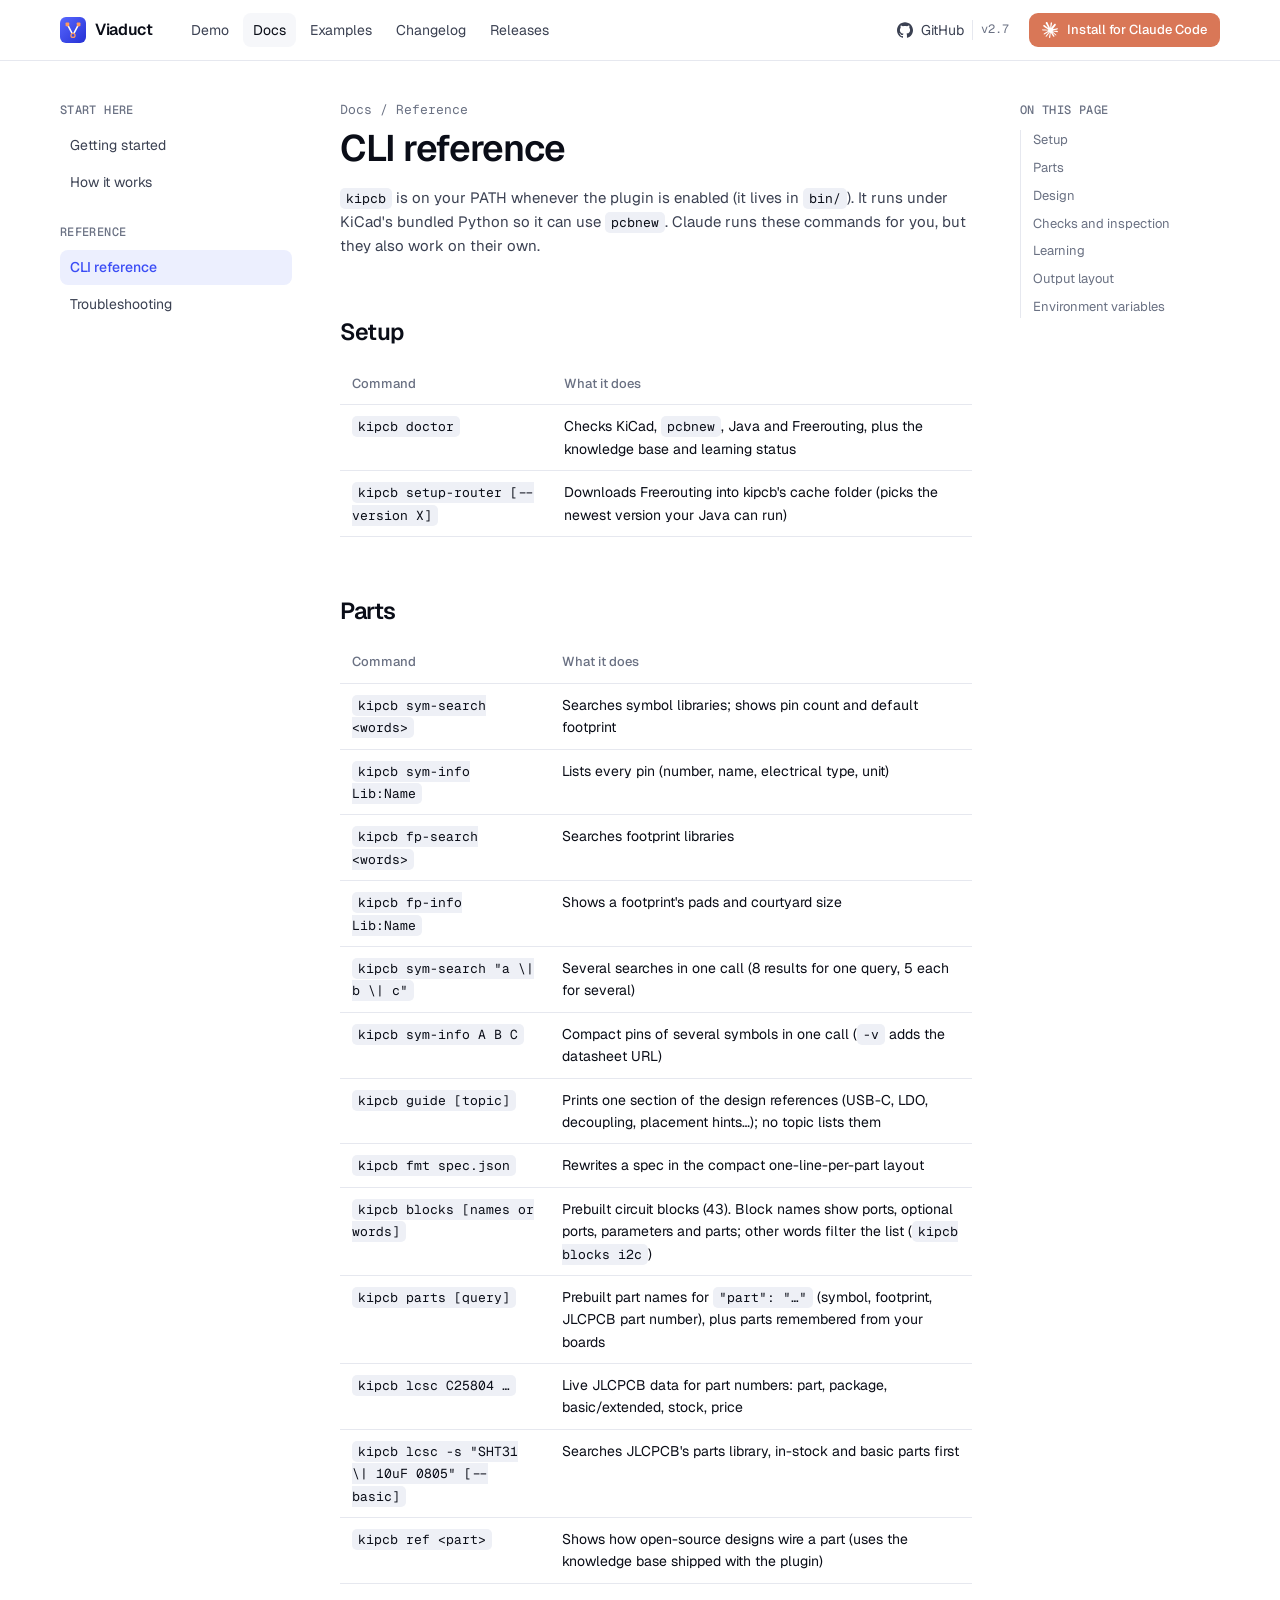
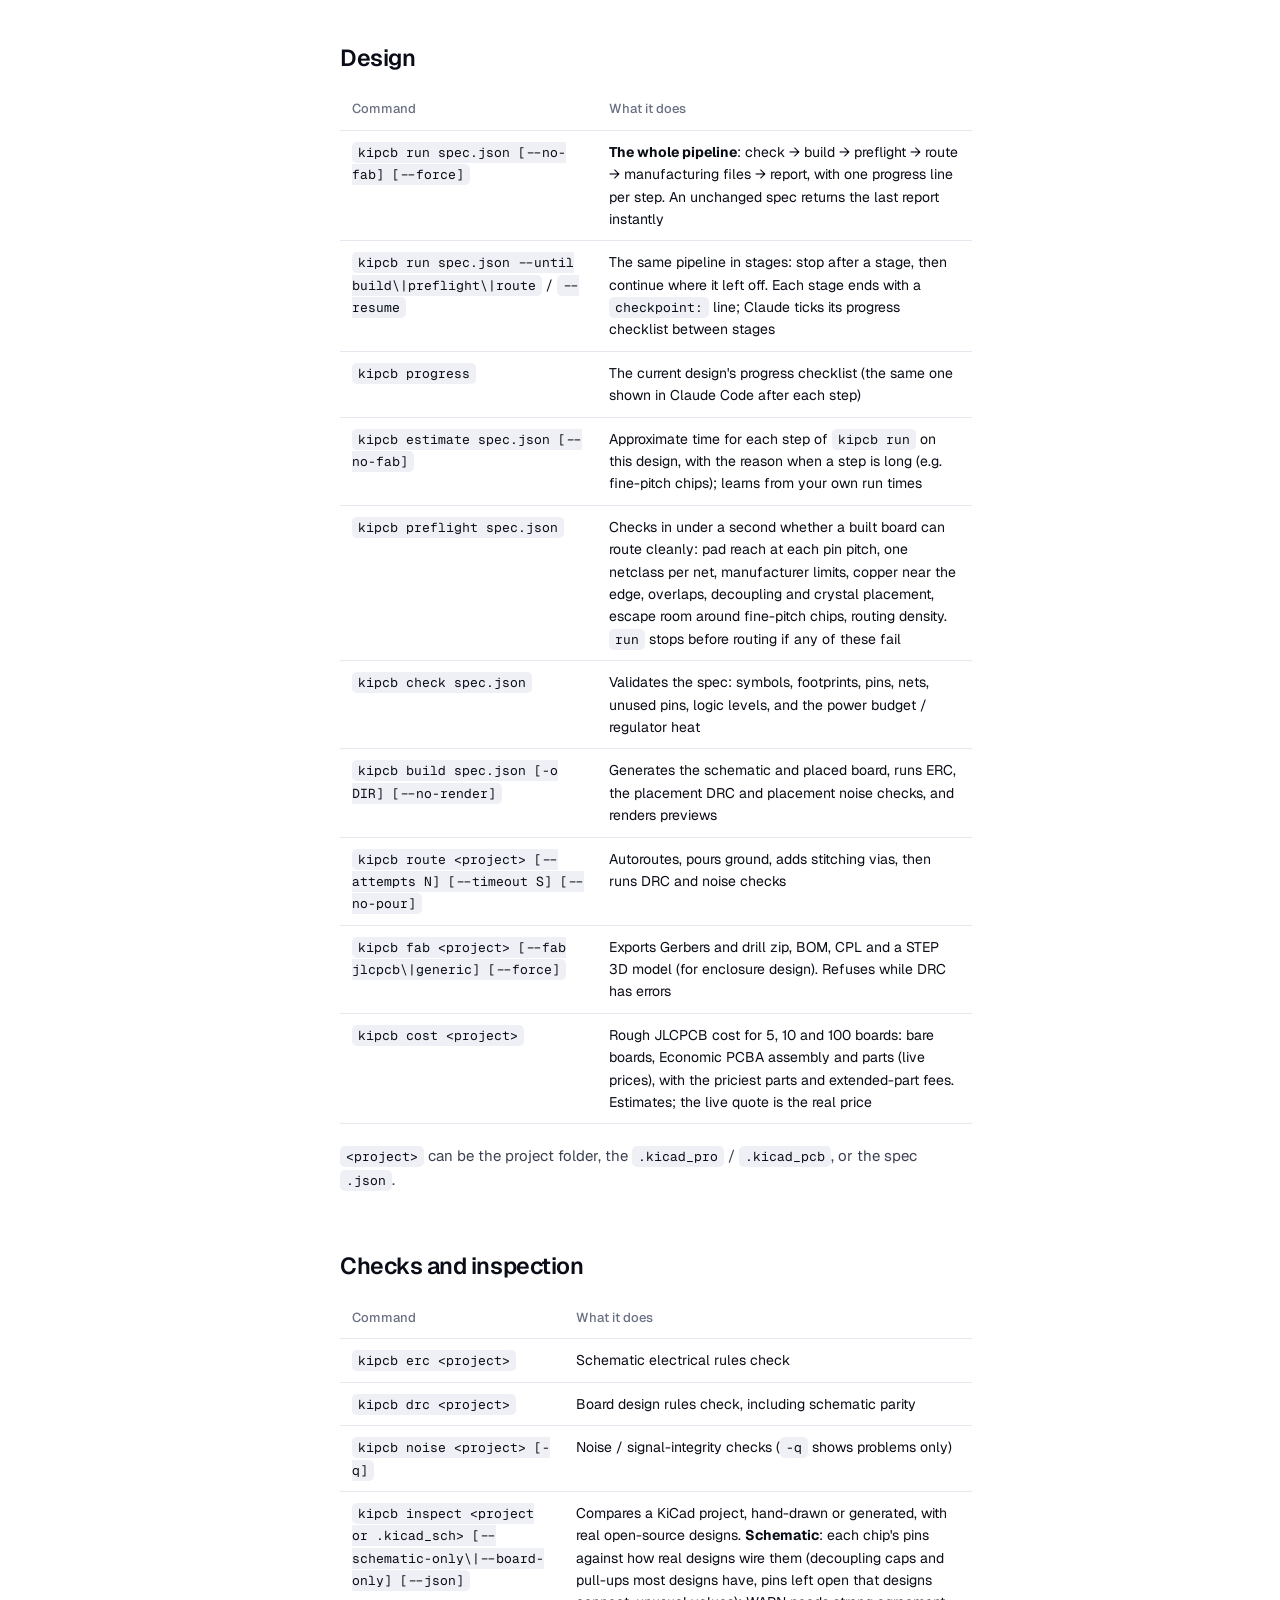
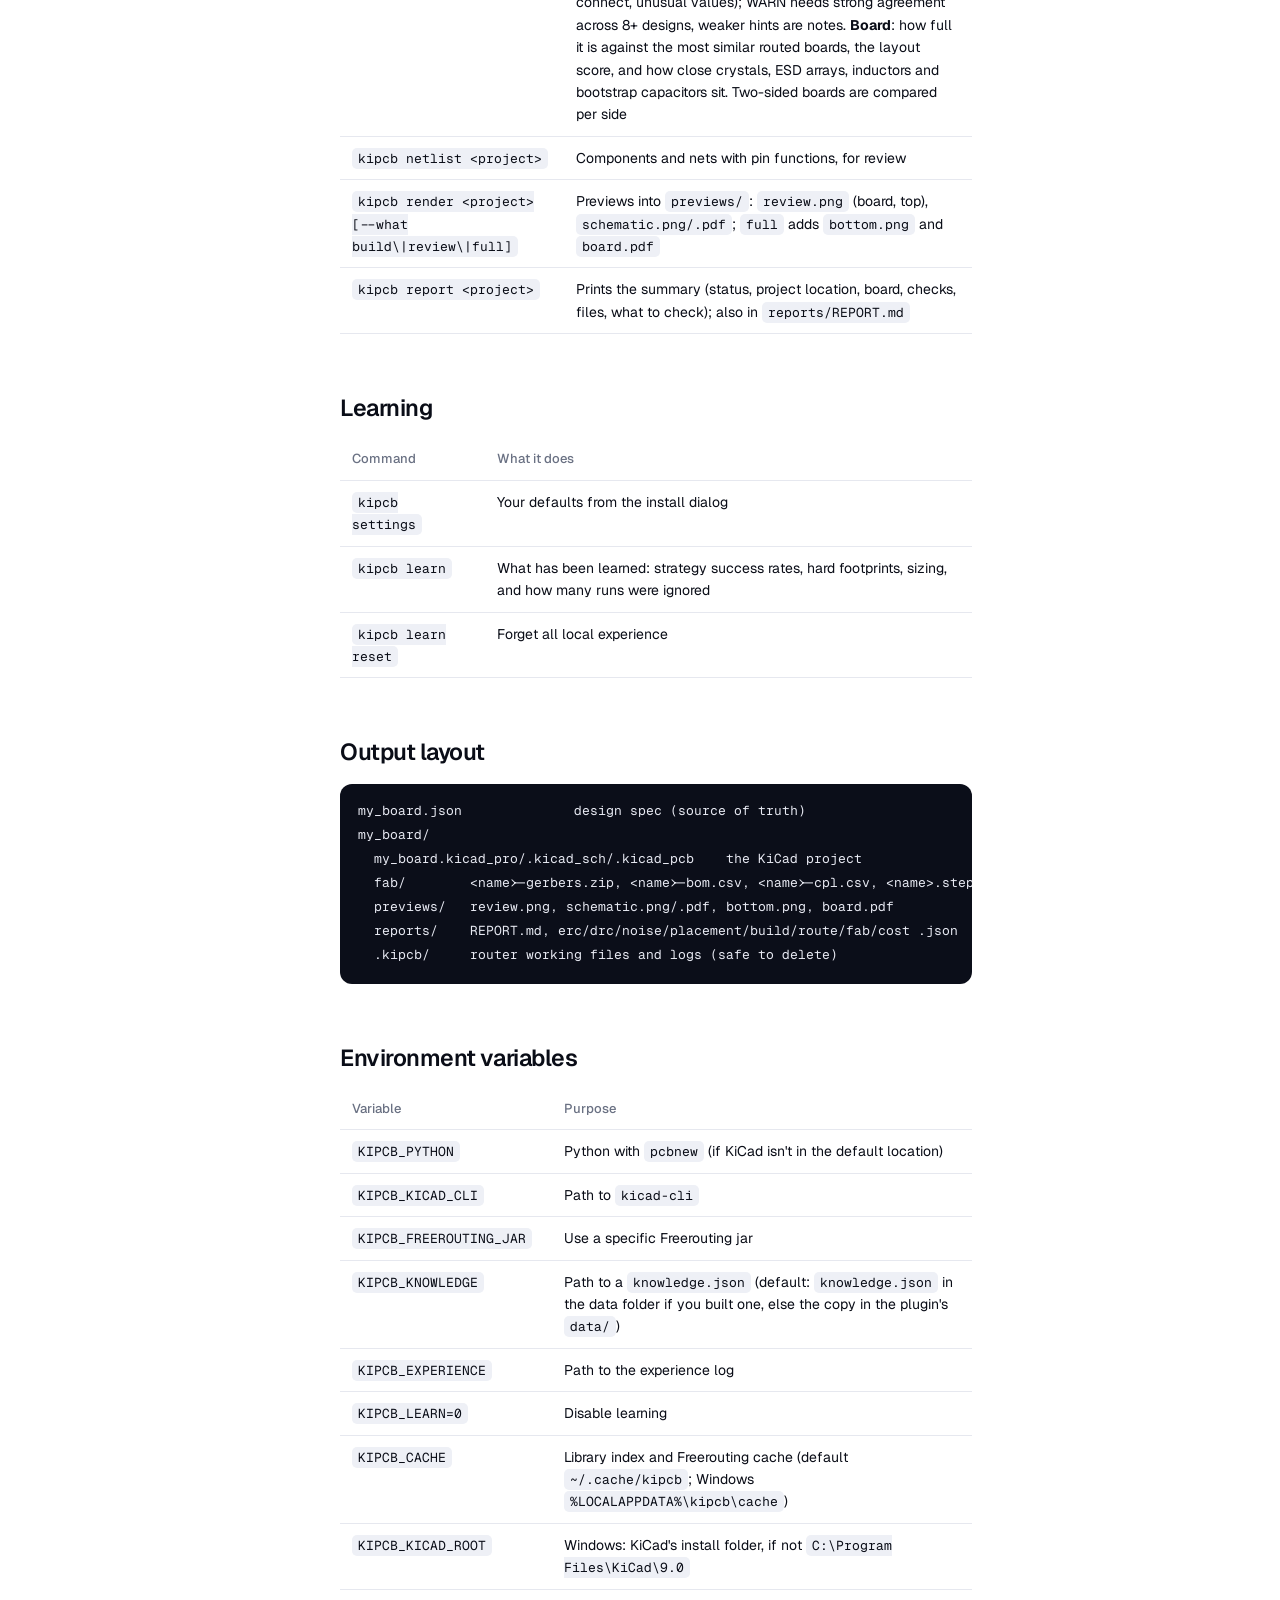
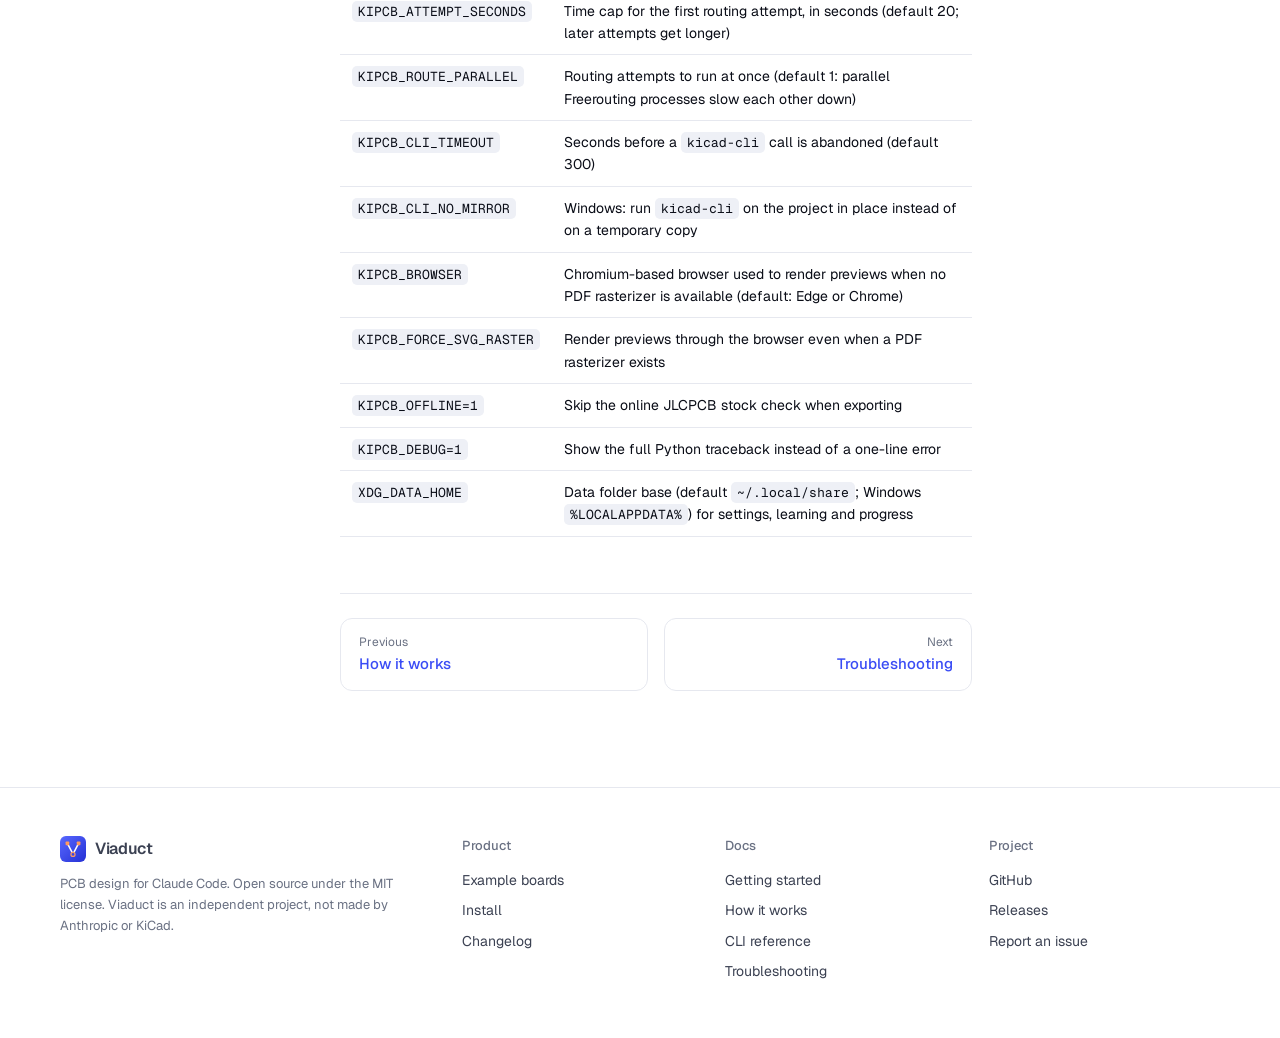
<file: docs/cli.html>
<!doctype html>
<html lang="en">
<head>
<meta charset="utf-8">
<meta name="viewport" content="width=device-width, initial-scale=1, viewport-fit=cover">
<title>CLI reference · Viaduct docs</title>
<meta name="description" content="CLI reference: Viaduct, PCB design for Claude Code.">
<meta property="og:title" content="CLI reference · Viaduct docs">
<meta property="og:description" content="CLI reference: Viaduct, PCB design for Claude Code.">
<meta property="og:image" content="https://virajrungta.github.io/viaduct/img/og.png">
<meta name="twitter:card" content="summary_large_image">
<link rel="icon" href="../favicon.svg" type="image/svg+xml">
<link rel="apple-touch-icon" href="../apple-touch-icon.png">
<link rel="preconnect" href="https://fonts.googleapis.com">
<link rel="preconnect" href="https://fonts.gstatic.com" crossorigin>
<link rel="stylesheet" href="https://fonts.googleapis.com/css2?family=Geist:wght@400;500;600&family=Geist+Mono:wght@400;500;600&display=swap">
<link rel="stylesheet" href="../site.css">
</head>
<body>
<header class="topbar gutter">
  <div class="container">
    <a class="logo" href="../index.html"><img src="../logo.svg" alt="" width="26" height="26">Viaduct</a>
    <nav class="nav" aria-label="Main"><a href="../index.html#demo">Demo</a><a href="../docs/getting-started.html" aria-current="page">Docs</a><a href="../#examples">Examples</a><a href="../#changelog">Changelog</a><a href="https://github.com/virajrungta/viaduct/releases">Releases</a></nav>
    <div class="bar-right">
      <a class="gh-link" href="https://github.com/virajrungta/viaduct"><svg class="icon" viewBox="0 0 24 24" aria-hidden="true"><path d="M12 .297c-6.63 0-12 5.373-12 12 0 5.303 3.438 9.8 8.205 11.385.6.113.82-.258.82-.577 0-.285-.01-1.04-.015-2.04-3.338.724-4.042-1.61-4.042-1.61C4.422 18.07 3.633 17.7 3.633 17.7c-1.087-.744.084-.729.084-.729 1.205.084 1.838 1.236 1.838 1.236 1.07 1.835 2.809 1.305 3.495.998.108-.776.417-1.305.76-1.605-2.665-.3-5.466-1.332-5.466-5.93 0-1.31.465-2.38 1.235-3.22-.135-.303-.54-1.523.105-3.176 0 0 1.005-.322 3.3 1.23.96-.267 1.98-.399 3-.405 1.02.006 2.04.138 3 .405 2.28-1.552 3.285-1.23 3.285-1.23.645 1.653.24 2.873.12 3.176.765.84 1.23 1.91 1.23 3.22 0 4.61-2.805 5.625-5.475 5.92.42.36.81 1.096.81 2.22 0 1.606-.015 2.896-.015 3.286 0 .315.21.69.825.57C20.565 22.092 24 17.592 24 12.297c0-6.627-5.373-12-12-12"/></svg><span class="label">GitHub</span><span class="count">v2.7</span></a>
      <a class="btn btn-claude btn-sm" href="../index.html#install"><svg class="icon" viewBox="0 0 24 24" aria-hidden="true"><path d="m4.7144 15.9555 4.7174-2.6471.079-.2307-.079-.1275h-.2307l-.7893-.0486-2.6956-.0729-2.3375-.0971-2.2646-.1214-.5707-.1215-.5343-.7042.0546-.3522.4797-.3218.686.0608 1.5179.1032 2.2767.1578 1.6514.0972 2.4468.255h.3886l.0546-.1579-.1336-.0971-.1032-.0972L6.973 9.8356l-2.55-1.6879-1.3356-.9714-.7225-.4918-.3643-.4614-.1578-1.0078.6557-.7225.8803.0607.2246.0607.8925.686 1.9064 1.4754 2.4893 1.8336.3643.3035.1457-.1032.0182-.0728-.164-.2733-1.3539-2.4467-1.445-2.4893-.6435-1.032-.17-.6194c-.0607-.255-.1032-.4674-.1032-.7285L6.287.1335 6.6997 0l.9957.1336.419.3642.6192 1.4147 1.0018 2.2282 1.5543 3.0296.4553.8985.2429.8318.091.255h.1579v-.1457l.1275-1.706.2368-2.0947.2307-2.6957.0789-.7589.3764-.9107.7468-.4918.5828.2793.4797.686-.0668.4433-.2853 1.8517-.5586 2.9021-.3643 1.9429h.2125l.2429-.2429.9835-1.3053 1.6514-2.0643.7286-.8196.85-.9046.5464-.4311h1.0321l.759 1.1293-.34 1.1657-1.0625 1.3478-.8804 1.1414-1.2628 1.7-.7893 1.36.0729.1093.1882-.0183 2.8535-.607 1.5421-.2794 1.8396-.3157.8318.3886.091.3946-.3278.8075-1.967.4857-2.3072.4614-3.4364.8136-.0425.0304.0486.0607 1.5482.1457.6618.0364h1.621l3.0175.2247.7892.522.4736.6376-.079.4857-1.2142.6193-1.6393-.3886-3.825-.9107-1.3113-.3279h-.1822v.1093l1.0929 1.0686 2.0035 1.8092 2.5075 2.3314.1275.5768-.3218.4554-.34-.0486-2.2039-1.6575-.85-.7468-1.9246-1.621h-.1275v.17l.4432.6496 2.3436 3.5214.1214 1.0807-.17.3521-.6071.2125-.6679-.1214-1.3721-1.9246L14.38 17.959l-1.1414-1.9428-.1397.079-.674 7.2552-.3156.3703-.7286.2793-.6071-.4614-.3218-.7468.3218-1.4753.3886-1.9246.3157-1.53.2853-1.9004.17-.6314-.0121-.0425-.1397.0182-1.4328 1.9672-2.1796 2.9446-1.7243 1.8456-.4128.164-.7164-.3704.0667-.6618.4008-.5889 2.386-3.0357 1.4389-1.882.929-1.0868-.0062-.1579h-.0546l-6.3385 4.1164-1.1293.1457-.4857-.4554.0608-.7467.2307-.2429 1.9064-1.3114Z"/></svg><span class="long">Install for Claude Code</span><span class="short">Install</span></a>
    </div>
  </div>
</header>
<main class="gutter"><div class="container docs"><aside class="docs-nav" aria-label="Docs"><h4>Start here</h4><ul><li><a href="getting-started.html">Getting started</a></li><li><a href="how-it-works.html">How it works</a></li></ul><h4>Reference</h4><ul><li><a href="cli.html" aria-current="page">CLI reference</a></li><li><a href="troubleshooting.html">Troubleshooting</a></li></ul></aside><article class="prose"><div class="crumb">Docs / Reference</div><h1>CLI reference</h1>
<p><code>kipcb</code> is on your PATH whenever the plugin is enabled (it lives in <code>bin/</code>).
It runs under KiCad's bundled Python so it can use <code>pcbnew</code>. Claude runs
these commands for you, but they also work on their own.</p>
<h2 id="setup">Setup</h2>
<table>
<thead>
<tr>
<th>Command</th>
<th>What it does</th>
</tr>
</thead>
<tbody>
<tr>
<td><code>kipcb doctor</code></td>
<td>Checks KiCad, <code>pcbnew</code>, Java and Freerouting, plus the knowledge base and learning status</td>
</tr>
<tr>
<td><code>kipcb setup-router [--version X]</code></td>
<td>Downloads Freerouting into kipcb's cache folder (picks the newest version your Java can run)</td>
</tr>
</tbody>
</table>
<h2 id="parts">Parts</h2>
<table>
<thead>
<tr>
<th>Command</th>
<th>What it does</th>
</tr>
</thead>
<tbody>
<tr>
<td><code>kipcb sym-search &lt;words&gt;</code></td>
<td>Searches symbol libraries; shows pin count and default footprint</td>
</tr>
<tr>
<td><code>kipcb sym-info Lib:Name</code></td>
<td>Lists every pin (number, name, electrical type, unit)</td>
</tr>
<tr>
<td><code>kipcb fp-search &lt;words&gt;</code></td>
<td>Searches footprint libraries</td>
</tr>
<tr>
<td><code>kipcb fp-info Lib:Name</code></td>
<td>Shows a footprint's pads and courtyard size</td>
</tr>
<tr>
<td><code>kipcb sym-search "a \| b \| c"</code></td>
<td>Several searches in one call (8 results for one query, 5 each for several)</td>
</tr>
<tr>
<td><code>kipcb sym-info A B C</code></td>
<td>Compact pins of several symbols in one call (<code>-v</code> adds the datasheet URL)</td>
</tr>
<tr>
<td><code>kipcb guide [topic]</code></td>
<td>Prints one section of the design references (USB-C, LDO, decoupling, placement hints…); no topic lists them</td>
</tr>
<tr>
<td><code>kipcb fmt spec.json</code></td>
<td>Rewrites a spec in the compact one-line-per-part layout</td>
</tr>
<tr>
<td><code>kipcb blocks [names or words]</code></td>
<td>Prebuilt circuit blocks (43). Block names show ports, optional ports, parameters and parts; other words filter the list (<code>kipcb blocks i2c</code>)</td>
</tr>
<tr>
<td><code>kipcb parts [query]</code></td>
<td>Prebuilt part names for <code>"part": "…"</code> (symbol, footprint, JLCPCB part number), plus parts remembered from your boards</td>
</tr>
<tr>
<td><code>kipcb lcsc C25804 …</code></td>
<td>Live JLCPCB data for part numbers: part, package, basic/extended, stock, price</td>
</tr>
<tr>
<td><code>kipcb lcsc -s "SHT31 \| 10uF 0805" [--basic]</code></td>
<td>Searches JLCPCB's parts library, in-stock and basic parts first</td>
</tr>
<tr>
<td><code>kipcb ref &lt;part&gt;</code></td>
<td>Shows how open-source designs wire a part (uses the knowledge base shipped with the plugin)</td>
</tr>
</tbody>
</table>
<h2 id="design">Design</h2>
<table>
<thead>
<tr>
<th>Command</th>
<th>What it does</th>
</tr>
</thead>
<tbody>
<tr>
<td><code>kipcb run spec.json [--no-fab] [--force]</code></td>
<td><strong>The whole pipeline</strong>: check → build → preflight → route → manufacturing files → report, with one progress line per step. An unchanged spec returns the last report instantly</td>
</tr>
<tr>
<td><code>kipcb run spec.json --until build\|preflight\|route</code> / <code>--resume</code></td>
<td>The same pipeline in stages: stop after a stage, then continue where it left off. Each stage ends with a <code>checkpoint:</code> line; Claude ticks its progress checklist between stages</td>
</tr>
<tr>
<td><code>kipcb progress</code></td>
<td>The current design's progress checklist (the same one shown in Claude Code after each step)</td>
</tr>
<tr>
<td><code>kipcb estimate spec.json [--no-fab]</code></td>
<td>Approximate time for each step of <code>kipcb run</code> on this design, with the reason when a step is long (e.g. fine-pitch chips); learns from your own run times</td>
</tr>
<tr>
<td><code>kipcb preflight spec.json</code></td>
<td>Checks in under a second whether a built board can route cleanly: pad reach at each pin pitch, one netclass per net, manufacturer limits, copper near the edge, overlaps, decoupling and crystal placement, escape room around fine-pitch chips, routing density. <code>run</code> stops before routing if any of these fail</td>
</tr>
<tr>
<td><code>kipcb check spec.json</code></td>
<td>Validates the spec: symbols, footprints, pins, nets, unused pins, logic levels, and the power budget / regulator heat</td>
</tr>
<tr>
<td><code>kipcb build spec.json [-o DIR] [--no-render]</code></td>
<td>Generates the schematic and placed board, runs ERC, the placement DRC and placement noise checks, and renders previews</td>
</tr>
<tr>
<td><code>kipcb route &lt;project&gt; [--attempts N] [--timeout S] [--no-pour]</code></td>
<td>Autoroutes, pours ground, adds stitching vias, then runs DRC and noise checks</td>
</tr>
<tr>
<td><code>kipcb fab &lt;project&gt; [--fab jlcpcb\|generic] [--force]</code></td>
<td>Exports Gerbers and drill zip, BOM, CPL and a STEP 3D model (for enclosure design). Refuses while DRC has errors</td>
</tr>
<tr>
<td><code>kipcb cost &lt;project&gt;</code></td>
<td>Rough JLCPCB cost for 5, 10 and 100 boards: bare boards, Economic PCBA assembly and parts (live prices), with the priciest parts and extended-part fees. Estimates; the live quote is the real price</td>
</tr>
</tbody>
</table>
<p><code>&lt;project&gt;</code> can be the project folder, the <code>.kicad_pro</code> / <code>.kicad_pcb</code>, or the spec <code>.json</code>.</p>
<h2 id="checks-and-inspection">Checks and inspection</h2>
<table>
<thead>
<tr>
<th>Command</th>
<th>What it does</th>
</tr>
</thead>
<tbody>
<tr>
<td><code>kipcb erc &lt;project&gt;</code></td>
<td>Schematic electrical rules check</td>
</tr>
<tr>
<td><code>kipcb drc &lt;project&gt;</code></td>
<td>Board design rules check, including schematic parity</td>
</tr>
<tr>
<td><code>kipcb noise &lt;project&gt; [-q]</code></td>
<td>Noise / signal-integrity checks (<code>-q</code> shows problems only)</td>
</tr>
<tr>
<td><code>kipcb inspect &lt;project or .kicad_sch&gt; [--schematic-only\|--board-only] [--json]</code></td>
<td>Compares a KiCad project, hand-drawn or generated, with real open-source designs. <strong>Schematic</strong>: each chip's pins against how real designs wire them (decoupling caps and pull-ups most designs have, pins left open that designs connect, unusual values); WARN needs strong agreement across 8+ designs, weaker hints are notes. <strong>Board</strong>: how full it is against the most similar routed boards, the layout score, and how close crystals, ESD arrays, inductors and bootstrap capacitors sit. Two-sided boards are compared per side</td>
</tr>
<tr>
<td><code>kipcb netlist &lt;project&gt;</code></td>
<td>Components and nets with pin functions, for review</td>
</tr>
<tr>
<td><code>kipcb render &lt;project&gt; [--what build\|review\|full]</code></td>
<td>Previews into <code>previews/</code>: <code>review.png</code> (board, top), <code>schematic.png/.pdf</code>; <code>full</code> adds <code>bottom.png</code> and <code>board.pdf</code></td>
</tr>
<tr>
<td><code>kipcb report &lt;project&gt;</code></td>
<td>Prints the summary (status, project location, board, checks, files, what to check); also in <code>reports/REPORT.md</code></td>
</tr>
</tbody>
</table>
<h2 id="learning">Learning</h2>
<table>
<thead>
<tr>
<th>Command</th>
<th>What it does</th>
</tr>
</thead>
<tbody>
<tr>
<td><code>kipcb settings</code></td>
<td>Your defaults from the install dialog</td>
</tr>
<tr>
<td><code>kipcb learn</code></td>
<td>What has been learned: strategy success rates, hard footprints, sizing, and how many runs were ignored</td>
</tr>
<tr>
<td><code>kipcb learn reset</code></td>
<td>Forget all local experience</td>
</tr>
</tbody>
</table>
<h2 id="output-layout">Output layout</h2>
<pre><code>my_board.json              design spec (source of truth)
my_board/
  my_board.kicad_pro/.kicad_sch/.kicad_pcb    the KiCad project
  fab/        &lt;name&gt;-gerbers.zip, &lt;name&gt;-bom.csv, &lt;name&gt;-cpl.csv, &lt;name&gt;.step, gerbers/
  previews/   review.png, schematic.png/.pdf, bottom.png, board.pdf
  reports/    REPORT.md, erc/drc/noise/placement/build/route/fab/cost .json
  .kipcb/     router working files and logs (safe to delete)
</code></pre>
<h2 id="environment-variables">Environment variables</h2>
<table>
<thead>
<tr>
<th>Variable</th>
<th>Purpose</th>
</tr>
</thead>
<tbody>
<tr>
<td><code>KIPCB_PYTHON</code></td>
<td>Python with <code>pcbnew</code> (if KiCad isn't in the default location)</td>
</tr>
<tr>
<td><code>KIPCB_KICAD_CLI</code></td>
<td>Path to <code>kicad-cli</code></td>
</tr>
<tr>
<td><code>KIPCB_FREEROUTING_JAR</code></td>
<td>Use a specific Freerouting jar</td>
</tr>
<tr>
<td><code>KIPCB_KNOWLEDGE</code></td>
<td>Path to a <code>knowledge.json</code> (default: <code>knowledge.json</code> in the data folder if you built one, else the copy in the plugin's <code>data/</code>)</td>
</tr>
<tr>
<td><code>KIPCB_EXPERIENCE</code></td>
<td>Path to the experience log</td>
</tr>
<tr>
<td><code>KIPCB_LEARN=0</code></td>
<td>Disable learning</td>
</tr>
<tr>
<td><code>KIPCB_CACHE</code></td>
<td>Library index and Freerouting cache (default <code>~/.cache/kipcb</code>; Windows <code>%LOCALAPPDATA%\kipcb\cache</code>)</td>
</tr>
<tr>
<td><code>KIPCB_KICAD_ROOT</code></td>
<td>Windows: KiCad's install folder, if not <code>C:\Program Files\KiCad\9.0</code></td>
</tr>
<tr>
<td><code>KIPCB_ATTEMPT_SECONDS</code></td>
<td>Time cap for the first routing attempt, in seconds (default 20; later attempts get longer)</td>
</tr>
<tr>
<td><code>KIPCB_ROUTE_PARALLEL</code></td>
<td>Routing attempts to run at once (default 1: parallel Freerouting processes slow each other down)</td>
</tr>
<tr>
<td><code>KIPCB_CLI_TIMEOUT</code></td>
<td>Seconds before a <code>kicad-cli</code> call is abandoned (default 300)</td>
</tr>
<tr>
<td><code>KIPCB_CLI_NO_MIRROR</code></td>
<td>Windows: run <code>kicad-cli</code> on the project in place instead of on a temporary copy</td>
</tr>
<tr>
<td><code>KIPCB_BROWSER</code></td>
<td>Chromium-based browser used to render previews when no PDF rasterizer is available (default: Edge or Chrome)</td>
</tr>
<tr>
<td><code>KIPCB_FORCE_SVG_RASTER</code></td>
<td>Render previews through the browser even when a PDF rasterizer exists</td>
</tr>
<tr>
<td><code>KIPCB_OFFLINE=1</code></td>
<td>Skip the online JLCPCB stock check when exporting</td>
</tr>
<tr>
<td><code>KIPCB_DEBUG=1</code></td>
<td>Show the full Python traceback instead of a one-line error</td>
</tr>
<tr>
<td><code>XDG_DATA_HOME</code></td>
<td>Data folder base (default <code>~/.local/share</code>; Windows <code>%LOCALAPPDATA%</code>) for settings, learning and progress</td>
</tr>
</tbody>
</table><nav class="pager" aria-label="Pages"><a href="how-it-works.html"><small>Previous</small><span>How it works</span></a><a class="next" href="troubleshooting.html"><small>Next</small><span>Troubleshooting</span></a></nav></article><aside class="toc"><h4>On this page</h4><ul><li><a href="#setup">Setup</a></li><li><a href="#parts">Parts</a></li><li><a href="#design">Design</a></li><li><a href="#checks-and-inspection">Checks and inspection</a></li><li><a href="#learning">Learning</a></li><li><a href="#output-layout">Output layout</a></li><li><a href="#environment-variables">Environment variables</a></li></ul></aside></div></main><footer class="footer gutter">
  <div class="container">
    <div>
      <a class="logo" href="../index.html"><img src="../logo.svg" alt="" width="26" height="26">Viaduct</a>
      <p class="fine">PCB design for Claude Code. Open source under the MIT license. Viaduct is an independent project, not made by Anthropic or KiCad.</p>
    </div>
    <div><h4>Product</h4><ul>
      <li><a href="../index.html#examples">Example boards</a></li>
      <li><a href="../index.html#install">Install</a></li>
      <li><a href="../index.html#changelog">Changelog</a></li></ul></div>
    <div><h4>Docs</h4><ul>
      <li><a href="../docs/getting-started.html">Getting started</a></li>
      <li><a href="../docs/how-it-works.html">How it works</a></li>
      <li><a href="../docs/cli.html">CLI reference</a></li>
      <li><a href="../docs/troubleshooting.html">Troubleshooting</a></li></ul></div>
    <div><h4>Project</h4><ul>
      <li><a href="https://github.com/virajrungta/viaduct">GitHub</a></li>
      <li><a href="https://github.com/virajrungta/viaduct/releases">Releases</a></li>
      <li><a href="https://github.com/virajrungta/viaduct/issues">Report an issue</a></li></ul></div>
  </div>
</footer>
<script>
document.querySelectorAll(".copy button").forEach(function (b) {
  b.addEventListener("click", function () {
    var el = document.getElementById(b.dataset.for);
    function done() { b.textContent = "Copied"; setTimeout(function () { b.textContent = "Copy"; }, 1400); }
    function sel() { var r = document.createRange(); r.selectNodeContents(el); var s = getSelection(); s.removeAllRanges(); s.addRange(r); b.textContent = "Selected"; }
    try { navigator.clipboard.writeText(el.textContent).then(done, sel); } catch (e) { sel(); }
  });
});
(function () {
  var g = document.getElementById("gallery"); if (!g) return;
  var prev = document.getElementById("g-prev"), next = document.getElementById("g-next");
  function step() { var c = g.querySelector(".card"); return c ? c.getBoundingClientRect().width + 18 : 400; }
  function sync() { prev.disabled = g.scrollLeft < 8; next.disabled = g.scrollLeft + g.clientWidth > g.scrollWidth - 8; }
  prev.addEventListener("click", function () { g.scrollBy({ left: -step() }); });
  next.addEventListener("click", function () { g.scrollBy({ left: step() }); });
  g.addEventListener("scroll", sync, { passive: true }); window.addEventListener("resize", sync); sync();
})();
</script>
</body>
</html>
</file>
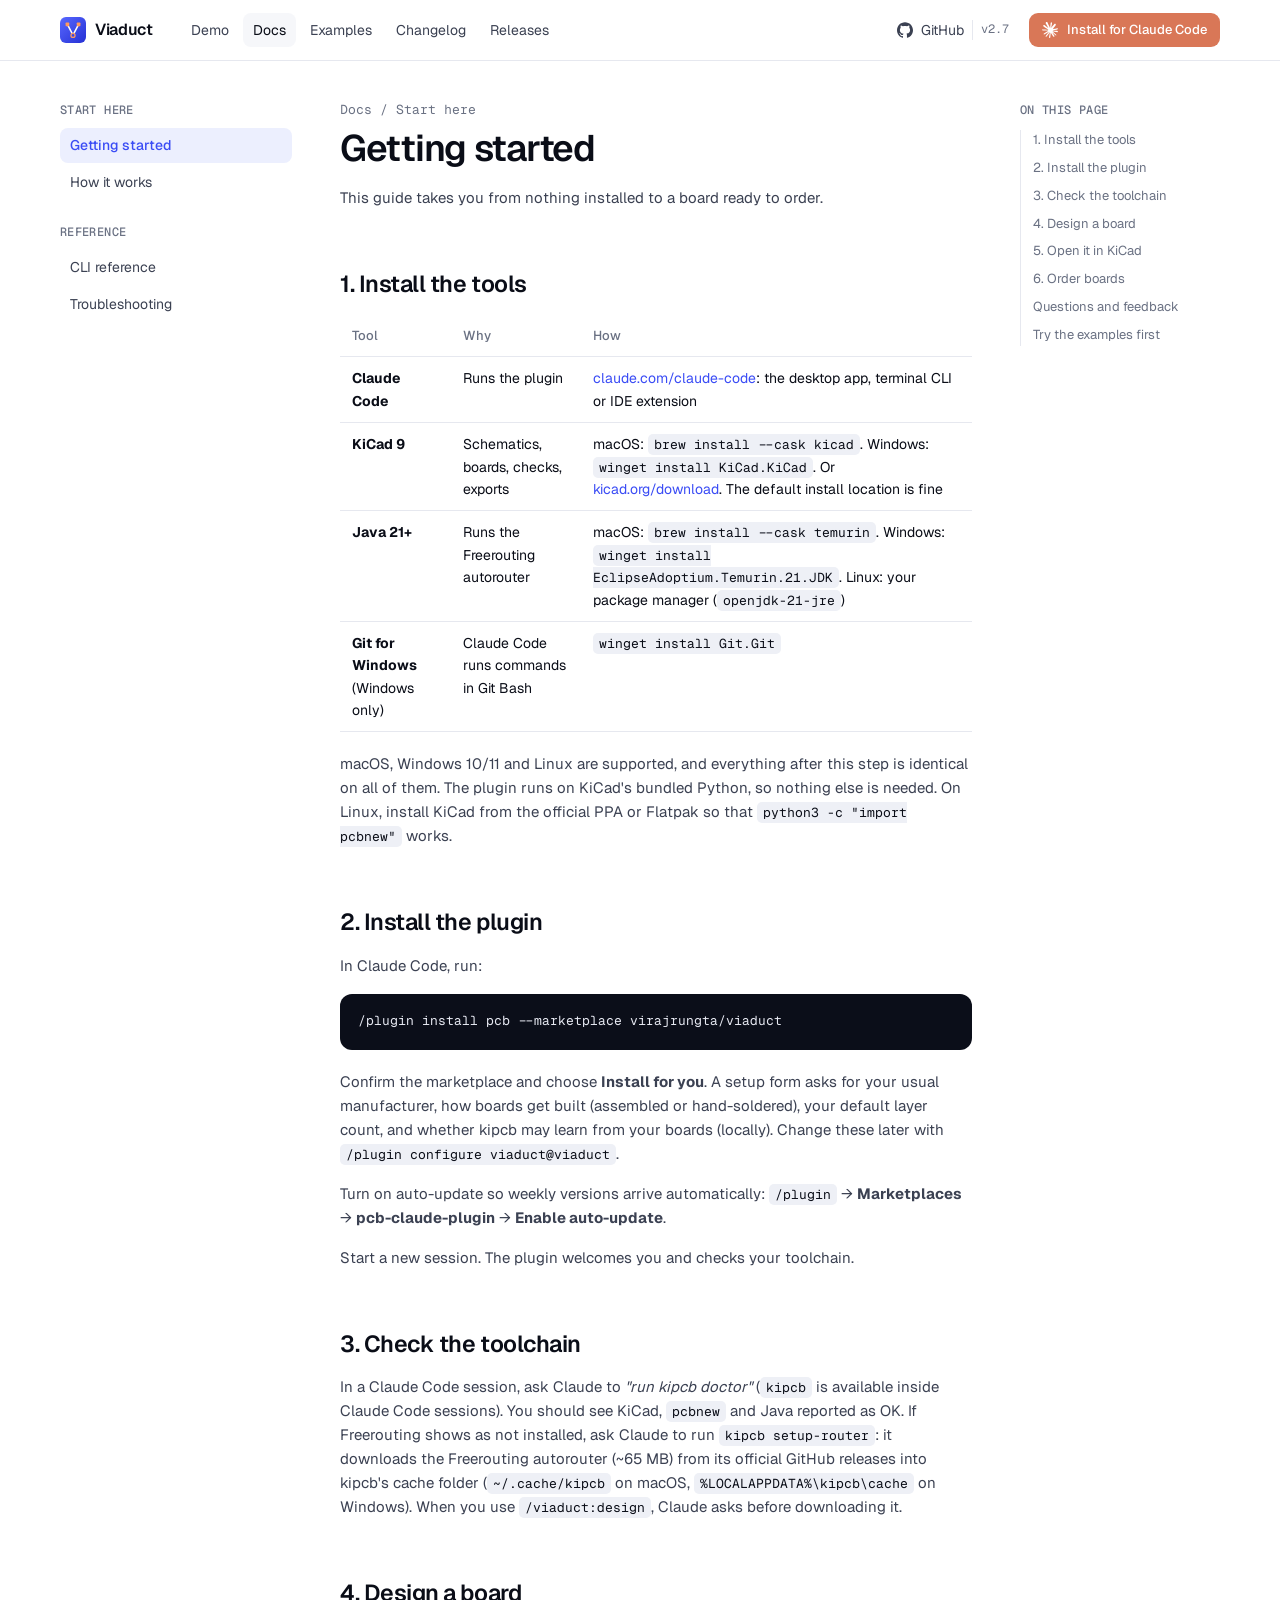
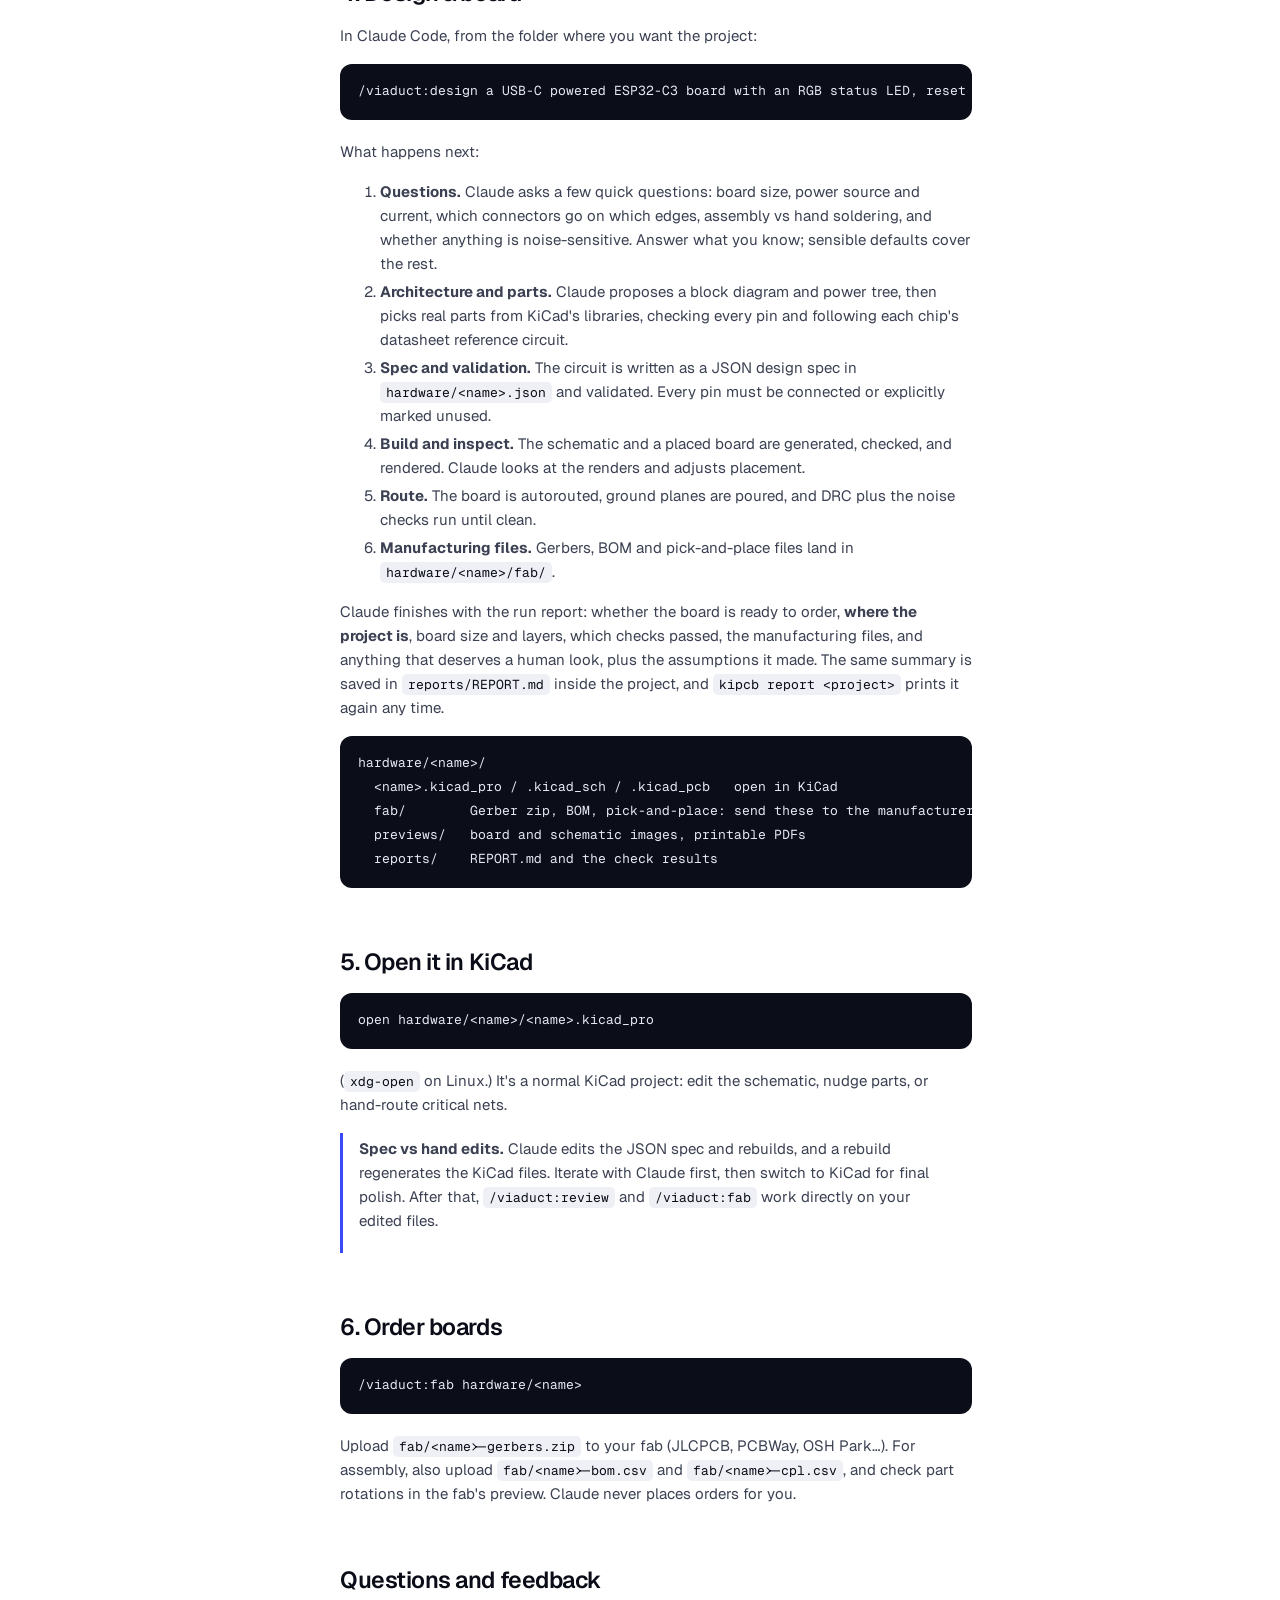
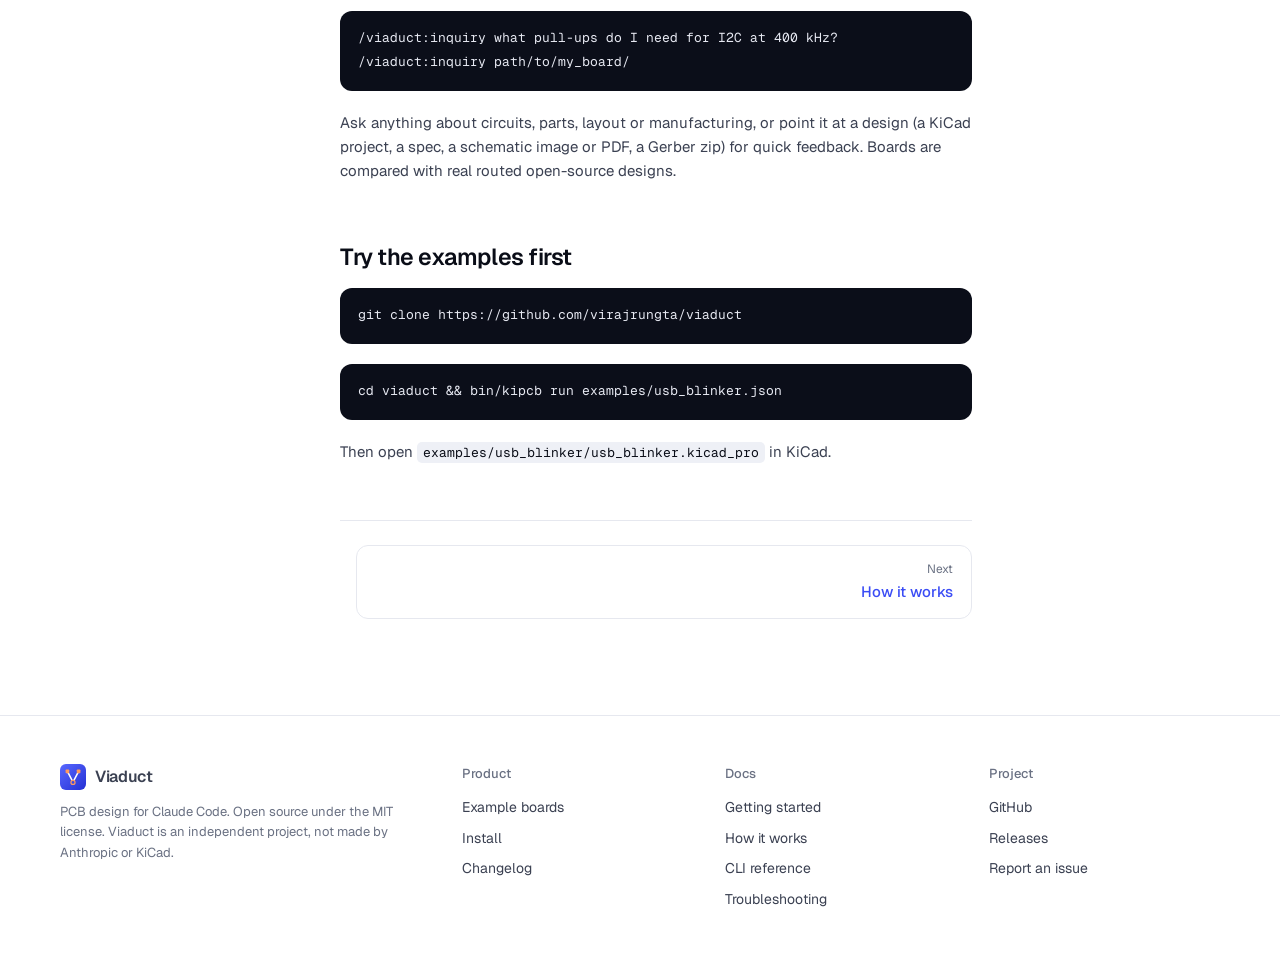
<file: docs/getting-started.html>
<!doctype html>
<html lang="en">
<head>
<meta charset="utf-8">
<meta name="viewport" content="width=device-width, initial-scale=1, viewport-fit=cover">
<title>Getting started · Viaduct docs</title>
<meta name="description" content="Getting started: Viaduct, PCB design for Claude Code.">
<meta property="og:title" content="Getting started · Viaduct docs">
<meta property="og:description" content="Getting started: Viaduct, PCB design for Claude Code.">
<meta property="og:image" content="https://virajrungta.github.io/viaduct/img/og.png">
<meta name="twitter:card" content="summary_large_image">
<link rel="icon" href="../favicon.svg" type="image/svg+xml">
<link rel="apple-touch-icon" href="../apple-touch-icon.png">
<link rel="preconnect" href="https://fonts.googleapis.com">
<link rel="preconnect" href="https://fonts.gstatic.com" crossorigin>
<link rel="stylesheet" href="https://fonts.googleapis.com/css2?family=Geist:wght@400;500;600&family=Geist+Mono:wght@400;500;600&display=swap">
<link rel="stylesheet" href="../site.css">
</head>
<body>
<header class="topbar gutter">
  <div class="container">
    <a class="logo" href="../index.html"><img src="../logo.svg" alt="" width="26" height="26">Viaduct</a>
    <nav class="nav" aria-label="Main"><a href="../index.html#demo">Demo</a><a href="../docs/getting-started.html" aria-current="page">Docs</a><a href="../#examples">Examples</a><a href="../#changelog">Changelog</a><a href="https://github.com/virajrungta/viaduct/releases">Releases</a></nav>
    <div class="bar-right">
      <a class="gh-link" href="https://github.com/virajrungta/viaduct"><svg class="icon" viewBox="0 0 24 24" aria-hidden="true"><path d="M12 .297c-6.63 0-12 5.373-12 12 0 5.303 3.438 9.8 8.205 11.385.6.113.82-.258.82-.577 0-.285-.01-1.04-.015-2.04-3.338.724-4.042-1.61-4.042-1.61C4.422 18.07 3.633 17.7 3.633 17.7c-1.087-.744.084-.729.084-.729 1.205.084 1.838 1.236 1.838 1.236 1.07 1.835 2.809 1.305 3.495.998.108-.776.417-1.305.76-1.605-2.665-.3-5.466-1.332-5.466-5.93 0-1.31.465-2.38 1.235-3.22-.135-.303-.54-1.523.105-3.176 0 0 1.005-.322 3.3 1.23.96-.267 1.98-.399 3-.405 1.02.006 2.04.138 3 .405 2.28-1.552 3.285-1.23 3.285-1.23.645 1.653.24 2.873.12 3.176.765.84 1.23 1.91 1.23 3.22 0 4.61-2.805 5.625-5.475 5.92.42.36.81 1.096.81 2.22 0 1.606-.015 2.896-.015 3.286 0 .315.21.69.825.57C20.565 22.092 24 17.592 24 12.297c0-6.627-5.373-12-12-12"/></svg><span class="label">GitHub</span><span class="count">v2.7</span></a>
      <a class="btn btn-claude btn-sm" href="../index.html#install"><svg class="icon" viewBox="0 0 24 24" aria-hidden="true"><path d="m4.7144 15.9555 4.7174-2.6471.079-.2307-.079-.1275h-.2307l-.7893-.0486-2.6956-.0729-2.3375-.0971-2.2646-.1214-.5707-.1215-.5343-.7042.0546-.3522.4797-.3218.686.0608 1.5179.1032 2.2767.1578 1.6514.0972 2.4468.255h.3886l.0546-.1579-.1336-.0971-.1032-.0972L6.973 9.8356l-2.55-1.6879-1.3356-.9714-.7225-.4918-.3643-.4614-.1578-1.0078.6557-.7225.8803.0607.2246.0607.8925.686 1.9064 1.4754 2.4893 1.8336.3643.3035.1457-.1032.0182-.0728-.164-.2733-1.3539-2.4467-1.445-2.4893-.6435-1.032-.17-.6194c-.0607-.255-.1032-.4674-.1032-.7285L6.287.1335 6.6997 0l.9957.1336.419.3642.6192 1.4147 1.0018 2.2282 1.5543 3.0296.4553.8985.2429.8318.091.255h.1579v-.1457l.1275-1.706.2368-2.0947.2307-2.6957.0789-.7589.3764-.9107.7468-.4918.5828.2793.4797.686-.0668.4433-.2853 1.8517-.5586 2.9021-.3643 1.9429h.2125l.2429-.2429.9835-1.3053 1.6514-2.0643.7286-.8196.85-.9046.5464-.4311h1.0321l.759 1.1293-.34 1.1657-1.0625 1.3478-.8804 1.1414-1.2628 1.7-.7893 1.36.0729.1093.1882-.0183 2.8535-.607 1.5421-.2794 1.8396-.3157.8318.3886.091.3946-.3278.8075-1.967.4857-2.3072.4614-3.4364.8136-.0425.0304.0486.0607 1.5482.1457.6618.0364h1.621l3.0175.2247.7892.522.4736.6376-.079.4857-1.2142.6193-1.6393-.3886-3.825-.9107-1.3113-.3279h-.1822v.1093l1.0929 1.0686 2.0035 1.8092 2.5075 2.3314.1275.5768-.3218.4554-.34-.0486-2.2039-1.6575-.85-.7468-1.9246-1.621h-.1275v.17l.4432.6496 2.3436 3.5214.1214 1.0807-.17.3521-.6071.2125-.6679-.1214-1.3721-1.9246L14.38 17.959l-1.1414-1.9428-.1397.079-.674 7.2552-.3156.3703-.7286.2793-.6071-.4614-.3218-.7468.3218-1.4753.3886-1.9246.3157-1.53.2853-1.9004.17-.6314-.0121-.0425-.1397.0182-1.4328 1.9672-2.1796 2.9446-1.7243 1.8456-.4128.164-.7164-.3704.0667-.6618.4008-.5889 2.386-3.0357 1.4389-1.882.929-1.0868-.0062-.1579h-.0546l-6.3385 4.1164-1.1293.1457-.4857-.4554.0608-.7467.2307-.2429 1.9064-1.3114Z"/></svg><span class="long">Install for Claude Code</span><span class="short">Install</span></a>
    </div>
  </div>
</header>
<main class="gutter"><div class="container docs"><aside class="docs-nav" aria-label="Docs"><h4>Start here</h4><ul><li><a href="getting-started.html" aria-current="page">Getting started</a></li><li><a href="how-it-works.html">How it works</a></li></ul><h4>Reference</h4><ul><li><a href="cli.html">CLI reference</a></li><li><a href="troubleshooting.html">Troubleshooting</a></li></ul></aside><article class="prose"><div class="crumb">Docs / Start here</div><h1>Getting started</h1>
<p>This guide takes you from nothing installed to a board ready to order.</p>
<h2 id="1-install-the-tools">1. Install the tools</h2>
<table>
<thead>
<tr>
<th>Tool</th>
<th>Why</th>
<th>How</th>
</tr>
</thead>
<tbody>
<tr>
<td><strong>Claude Code</strong></td>
<td>Runs the plugin</td>
<td><a href="https://claude.com/claude-code">claude.com/claude-code</a>: the desktop app, terminal CLI or IDE extension</td>
</tr>
<tr>
<td><strong>KiCad 9</strong></td>
<td>Schematics, boards, checks, exports</td>
<td>macOS: <code>brew install --cask kicad</code>. Windows: <code>winget install KiCad.KiCad</code>. Or <a href="https://www.kicad.org/download/">kicad.org/download</a>. The default install location is fine</td>
</tr>
<tr>
<td><strong>Java 21+</strong></td>
<td>Runs the Freerouting autorouter</td>
<td>macOS: <code>brew install --cask temurin</code>. Windows: <code>winget install EclipseAdoptium.Temurin.21.JDK</code>. Linux: your package manager (<code>openjdk-21-jre</code>)</td>
</tr>
<tr>
<td><strong>Git for Windows</strong> (Windows only)</td>
<td>Claude Code runs commands in Git Bash</td>
<td><code>winget install Git.Git</code></td>
</tr>
</tbody>
</table>
<p>macOS, Windows 10/11 and Linux are supported, and everything after this step
is identical on all of them. The plugin runs on KiCad's bundled Python, so
nothing else is needed. On Linux, install KiCad from the official PPA or
Flatpak so that <code>python3 -c "import pcbnew"</code> works.</p>
<h2 id="2-install-the-plugin">2. Install the plugin</h2>
<p>In Claude Code, run:</p>
<pre><code class="language-text">/plugin install pcb --marketplace virajrungta/viaduct
</code></pre>
<p>Confirm the marketplace and choose <strong>Install for you</strong>. A setup form asks for
your usual manufacturer, how boards get built (assembled or hand-soldered),
your default layer count, and whether kipcb may learn from your boards
(locally). Change these later with <code>/plugin configure viaduct@viaduct</code>.</p>
<p>Turn on auto-update so weekly versions arrive automatically: <code>/plugin</code> →
<strong>Marketplaces</strong> → <strong>pcb-claude-plugin</strong> → <strong>Enable auto-update</strong>.</p>
<p>Start a new session. The plugin welcomes you and checks your toolchain.</p>
<h2 id="3-check-the-toolchain">3. Check the toolchain</h2>
<p>In a Claude Code session, ask Claude to <em>"run kipcb doctor"</em> (<code>kipcb</code> is
available inside Claude Code sessions). You should see KiCad, <code>pcbnew</code> and
Java reported as OK. If Freerouting shows as not installed, ask Claude to run
<code>kipcb setup-router</code>: it downloads the Freerouting autorouter (~65 MB) from its
official GitHub releases into kipcb's cache folder (<code>~/.cache/kipcb</code> on macOS,
<code>%LOCALAPPDATA%\kipcb\cache</code> on Windows). When you use <code>/viaduct:design</code>, Claude
asks before downloading it.</p>
<h2 id="4-design-a-board">4. Design a board</h2>
<p>In Claude Code, from the folder where you want the project:</p>
<pre><code>/viaduct:design a USB-C powered ESP32-C3 board with an RGB status LED, reset and boot buttons, and a 4-pin I2C header
</code></pre>
<p>What happens next:</p>
<ol>
<li><strong>Questions.</strong> Claude asks a few quick questions: board size, power source
   and current, which connectors go on which edges, assembly vs hand
   soldering, and whether anything is noise-sensitive. Answer what you know;
   sensible defaults cover the rest.</li>
<li><strong>Architecture and parts.</strong> Claude proposes a block diagram and power tree,
   then picks real parts from KiCad's libraries, checking every pin and following
   each chip's datasheet reference circuit.</li>
<li><strong>Spec and validation.</strong> The circuit is written as a JSON design spec in
   <code>hardware/&lt;name&gt;.json</code> and validated. Every pin must be connected or
   explicitly marked unused.</li>
<li><strong>Build and inspect.</strong> The schematic and a placed board are generated,
   checked, and rendered. Claude looks at the renders and adjusts placement.</li>
<li><strong>Route.</strong> The board is autorouted, ground planes are poured, and DRC plus
   the noise checks run until clean.</li>
<li><strong>Manufacturing files.</strong> Gerbers, BOM and pick-and-place files land in
   <code>hardware/&lt;name&gt;/fab/</code>.</li>
</ol>
<p>Claude finishes with the run report: whether the board is ready to order, <strong>where
the project is</strong>, board size and layers, which checks passed, the
manufacturing files, and anything that deserves a human look, plus the
assumptions it made. The same summary is saved in <code>reports/REPORT.md</code> inside the
project, and <code>kipcb report &lt;project&gt;</code> prints it again any time.</p>
<pre><code>hardware/&lt;name&gt;/
  &lt;name&gt;.kicad_pro / .kicad_sch / .kicad_pcb   open in KiCad
  fab/        Gerber zip, BOM, pick-and-place: send these to the manufacturer
  previews/   board and schematic images, printable PDFs
  reports/    REPORT.md and the check results
</code></pre>
<h2 id="5-open-it-in-kicad">5. Open it in KiCad</h2>
<pre><code class="language-bash">open hardware/&lt;name&gt;/&lt;name&gt;.kicad_pro
</code></pre>
<p>(<code>xdg-open</code> on Linux.) It's a normal KiCad project: edit the schematic, nudge
parts, or hand-route critical nets.</p>
<blockquote>
<p><strong>Spec vs hand edits.</strong> Claude edits the JSON spec and rebuilds, and a
rebuild regenerates the KiCad files. Iterate with Claude first, then switch
to KiCad for final polish. After that, <code>/viaduct:review</code> and <code>/viaduct:fab</code> work
directly on your edited files.</p>
</blockquote>
<h2 id="6-order-boards">6. Order boards</h2>
<pre><code>/viaduct:fab hardware/&lt;name&gt;
</code></pre>
<p>Upload <code>fab/&lt;name&gt;-gerbers.zip</code> to your fab (JLCPCB, PCBWay, OSH Park…). For
assembly, also upload <code>fab/&lt;name&gt;-bom.csv</code> and <code>fab/&lt;name&gt;-cpl.csv</code>, and check
part rotations in the fab's preview. Claude never places orders for you.</p>
<h2 id="questions-and-feedback">Questions and feedback</h2>
<pre><code>/viaduct:inquiry what pull-ups do I need for I2C at 400 kHz?
/viaduct:inquiry path/to/my_board/
</code></pre>
<p>Ask anything about circuits, parts, layout or manufacturing, or point it at a
design (a KiCad project, a spec, a schematic image or PDF, a Gerber zip) for
quick feedback. Boards are compared with real routed open-source designs.</p>
<h2 id="try-the-examples-first">Try the examples first</h2>
<pre><code class="language-bash">git clone https://github.com/virajrungta/viaduct
</code></pre>
<pre><code class="language-bash">cd viaduct &amp;&amp; bin/kipcb run examples/usb_blinker.json
</code></pre>
<p>Then open <code>examples/usb_blinker/usb_blinker.kicad_pro</code> in KiCad.</p><nav class="pager" aria-label="Pages"><span></span><a class="next" href="how-it-works.html"><small>Next</small><span>How it works</span></a></nav></article><aside class="toc"><h4>On this page</h4><ul><li><a href="#1-install-the-tools">1. Install the tools</a></li><li><a href="#2-install-the-plugin">2. Install the plugin</a></li><li><a href="#3-check-the-toolchain">3. Check the toolchain</a></li><li><a href="#4-design-a-board">4. Design a board</a></li><li><a href="#5-open-it-in-kicad">5. Open it in KiCad</a></li><li><a href="#6-order-boards">6. Order boards</a></li><li><a href="#questions-and-feedback">Questions and feedback</a></li><li><a href="#try-the-examples-first">Try the examples first</a></li></ul></aside></div></main><footer class="footer gutter">
  <div class="container">
    <div>
      <a class="logo" href="../index.html"><img src="../logo.svg" alt="" width="26" height="26">Viaduct</a>
      <p class="fine">PCB design for Claude Code. Open source under the MIT license. Viaduct is an independent project, not made by Anthropic or KiCad.</p>
    </div>
    <div><h4>Product</h4><ul>
      <li><a href="../index.html#examples">Example boards</a></li>
      <li><a href="../index.html#install">Install</a></li>
      <li><a href="../index.html#changelog">Changelog</a></li></ul></div>
    <div><h4>Docs</h4><ul>
      <li><a href="../docs/getting-started.html">Getting started</a></li>
      <li><a href="../docs/how-it-works.html">How it works</a></li>
      <li><a href="../docs/cli.html">CLI reference</a></li>
      <li><a href="../docs/troubleshooting.html">Troubleshooting</a></li></ul></div>
    <div><h4>Project</h4><ul>
      <li><a href="https://github.com/virajrungta/viaduct">GitHub</a></li>
      <li><a href="https://github.com/virajrungta/viaduct/releases">Releases</a></li>
      <li><a href="https://github.com/virajrungta/viaduct/issues">Report an issue</a></li></ul></div>
  </div>
</footer>
<script>
document.querySelectorAll(".copy button").forEach(function (b) {
  b.addEventListener("click", function () {
    var el = document.getElementById(b.dataset.for);
    function done() { b.textContent = "Copied"; setTimeout(function () { b.textContent = "Copy"; }, 1400); }
    function sel() { var r = document.createRange(); r.selectNodeContents(el); var s = getSelection(); s.removeAllRanges(); s.addRange(r); b.textContent = "Selected"; }
    try { navigator.clipboard.writeText(el.textContent).then(done, sel); } catch (e) { sel(); }
  });
});
(function () {
  var g = document.getElementById("gallery"); if (!g) return;
  var prev = document.getElementById("g-prev"), next = document.getElementById("g-next");
  function step() { var c = g.querySelector(".card"); return c ? c.getBoundingClientRect().width + 18 : 400; }
  function sync() { prev.disabled = g.scrollLeft < 8; next.disabled = g.scrollLeft + g.clientWidth > g.scrollWidth - 8; }
  prev.addEventListener("click", function () { g.scrollBy({ left: -step() }); });
  next.addEventListener("click", function () { g.scrollBy({ left: step() }); });
  g.addEventListener("scroll", sync, { passive: true }); window.addEventListener("resize", sync); sync();
})();
</script>
</body>
</html>
</file>
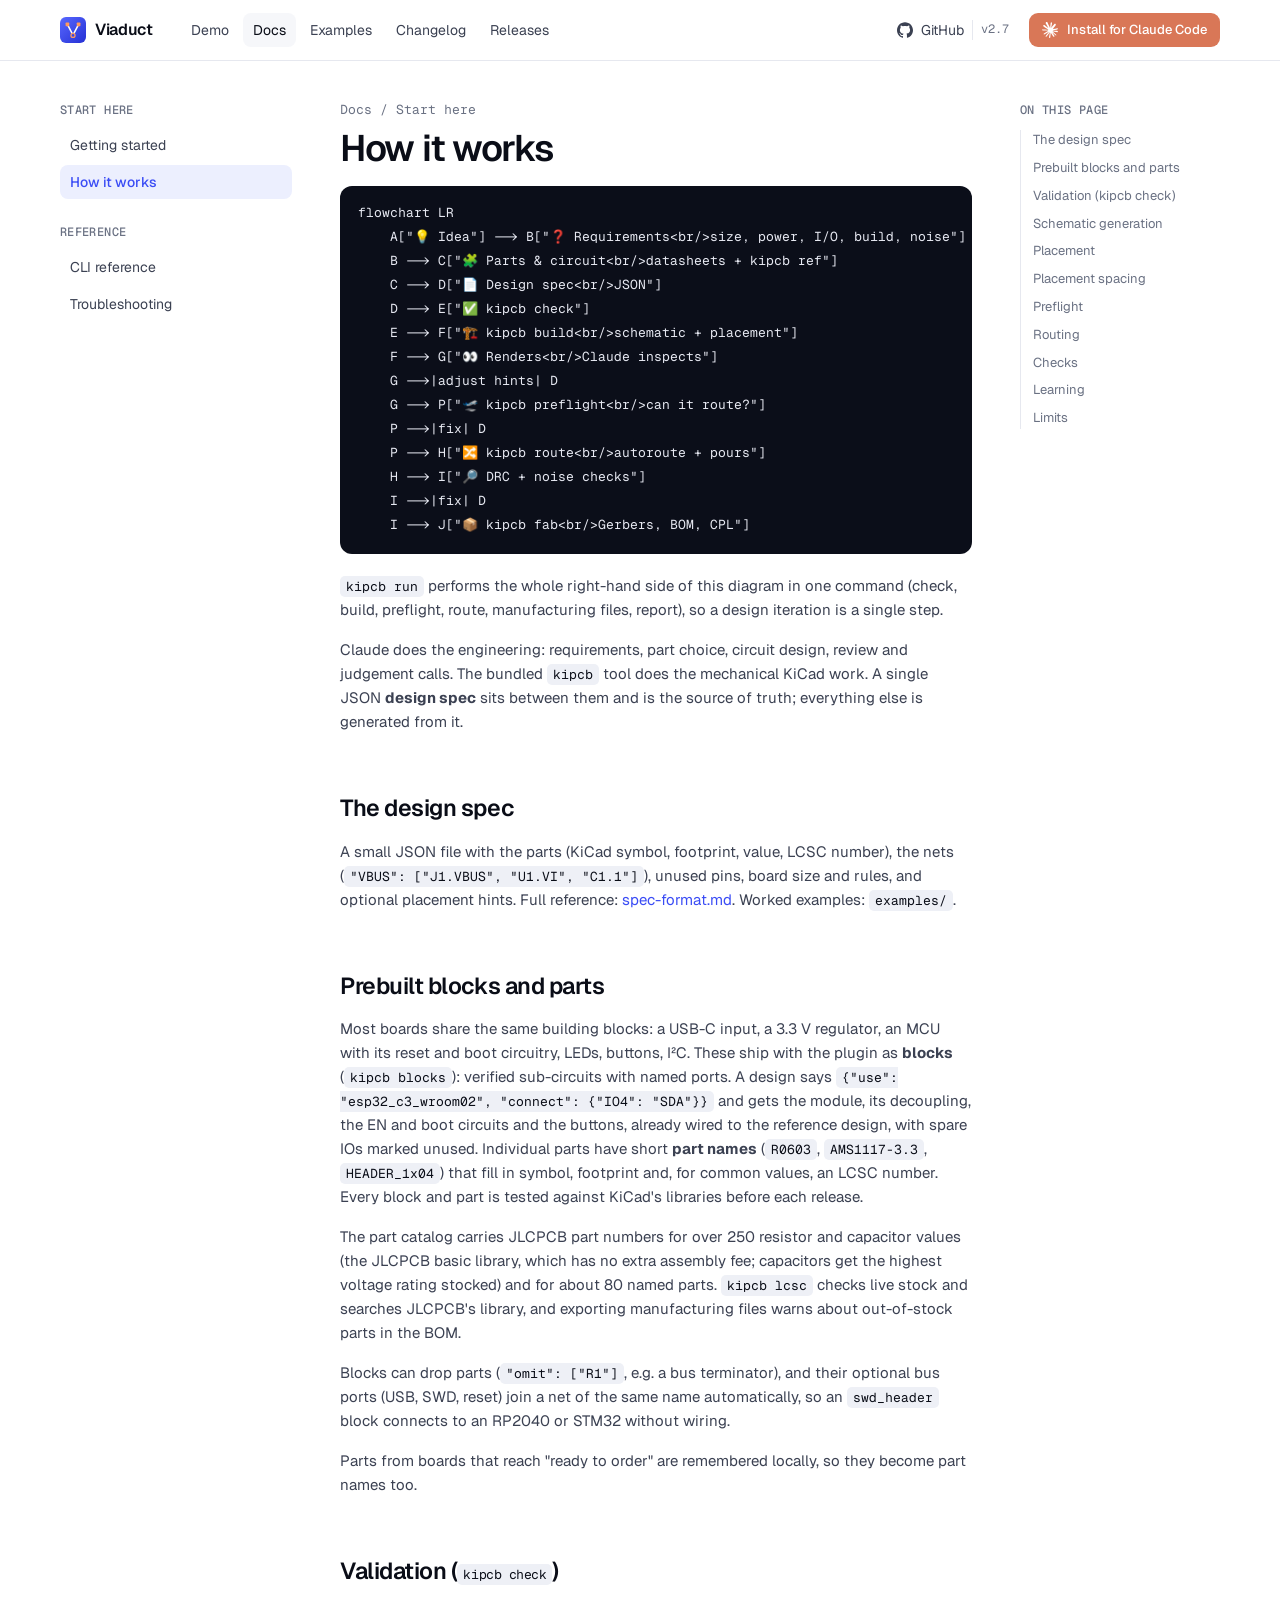
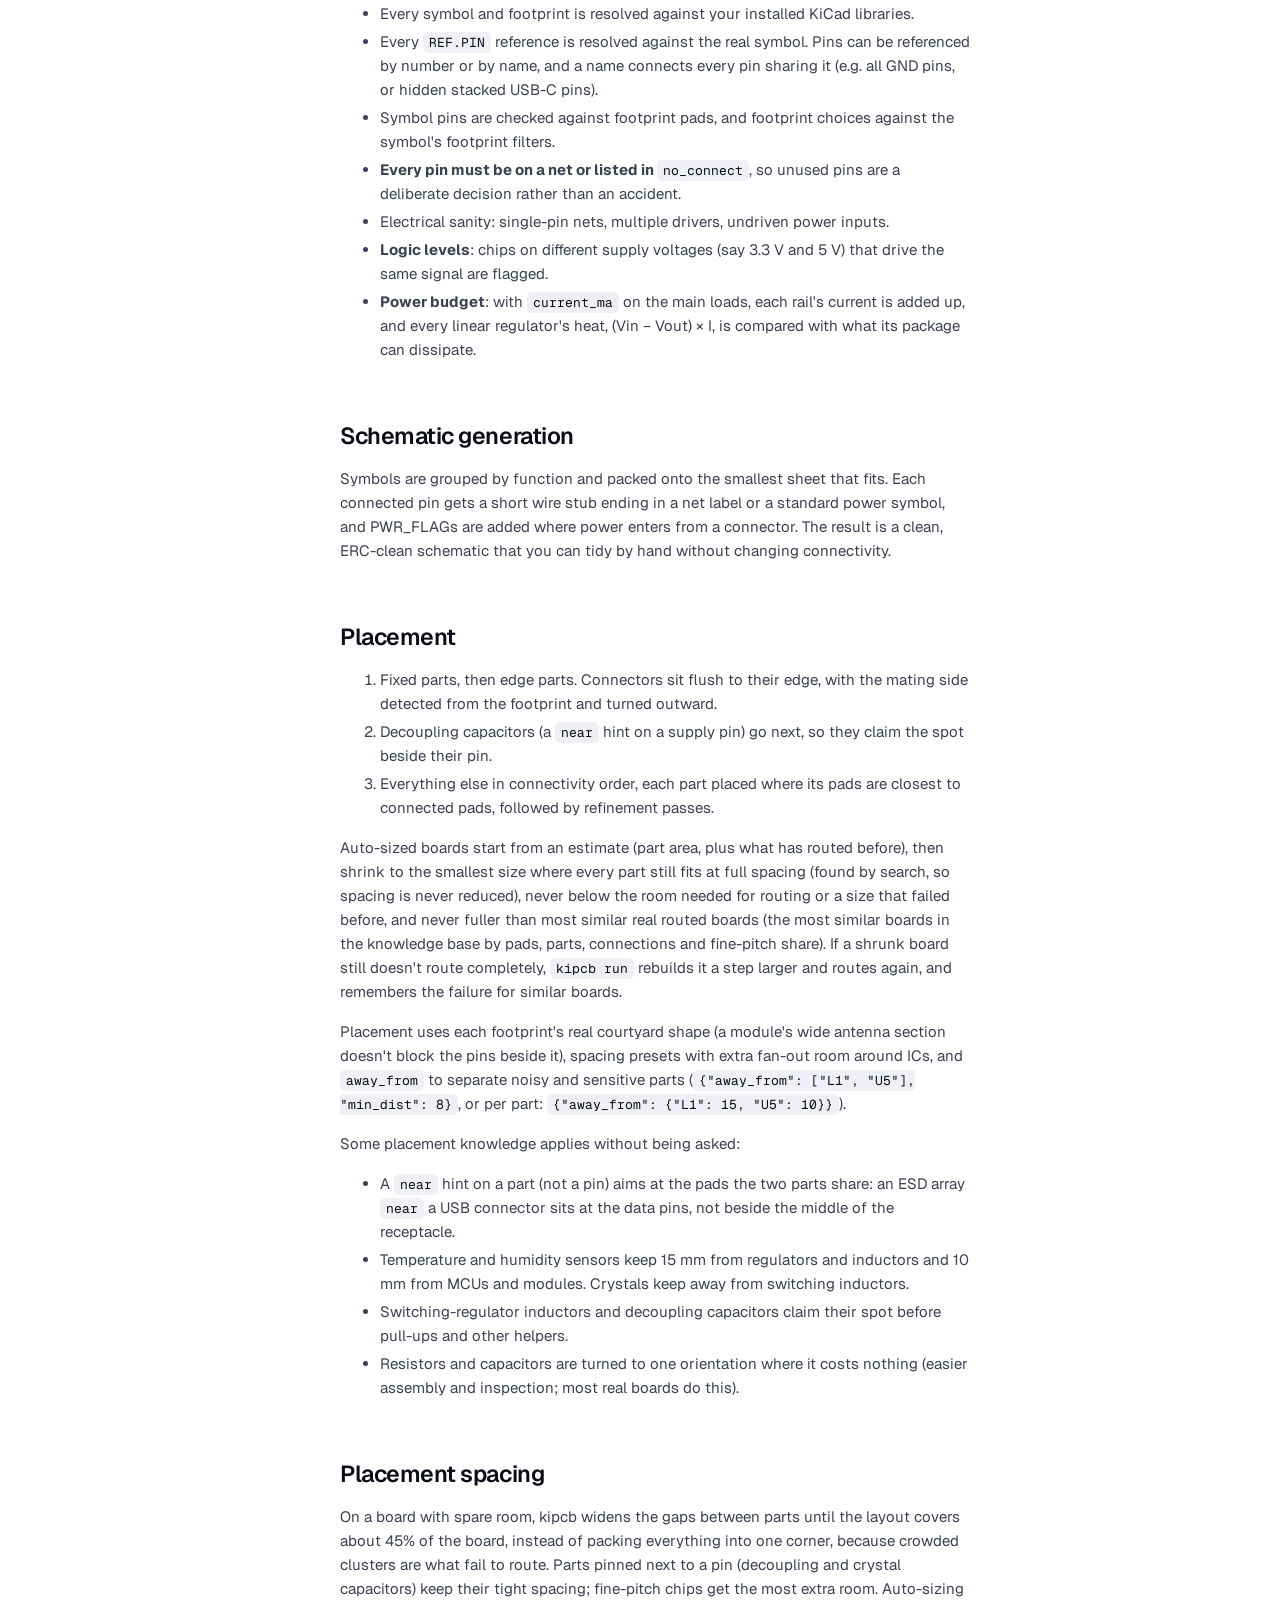
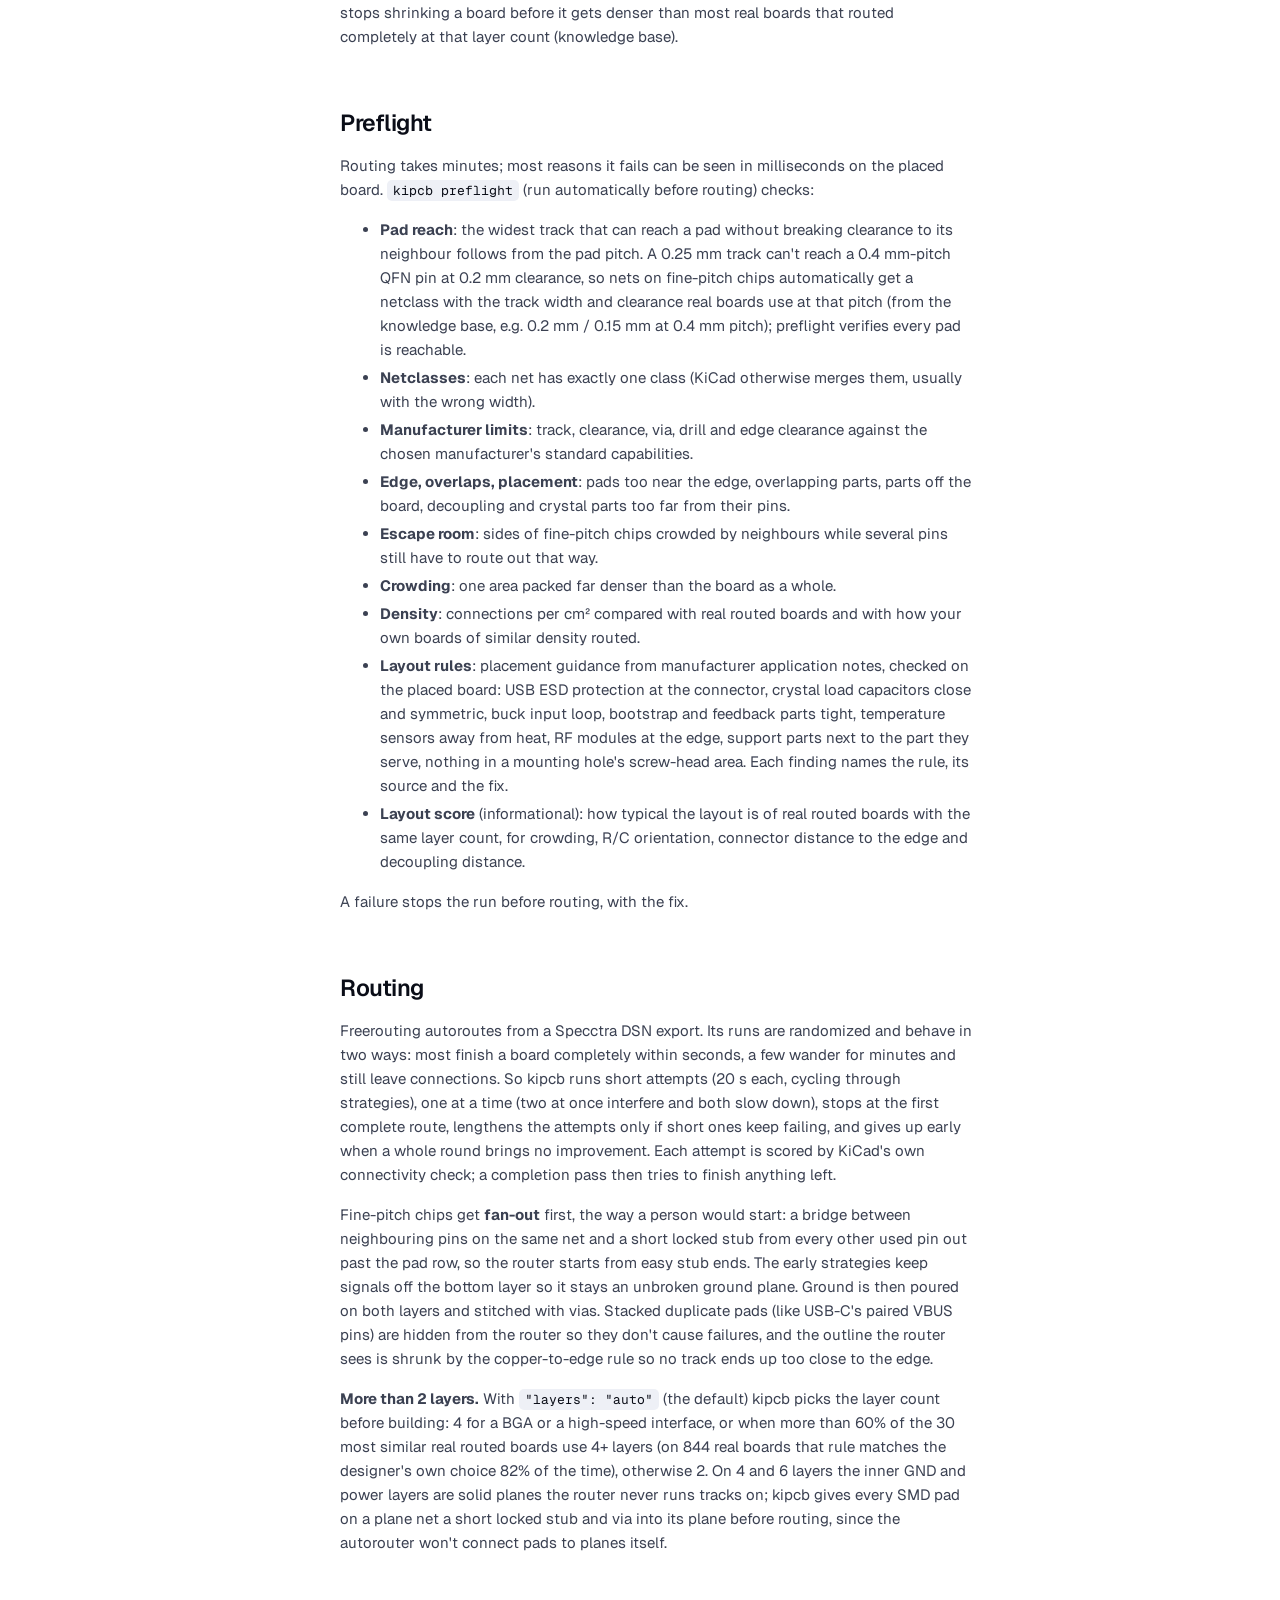
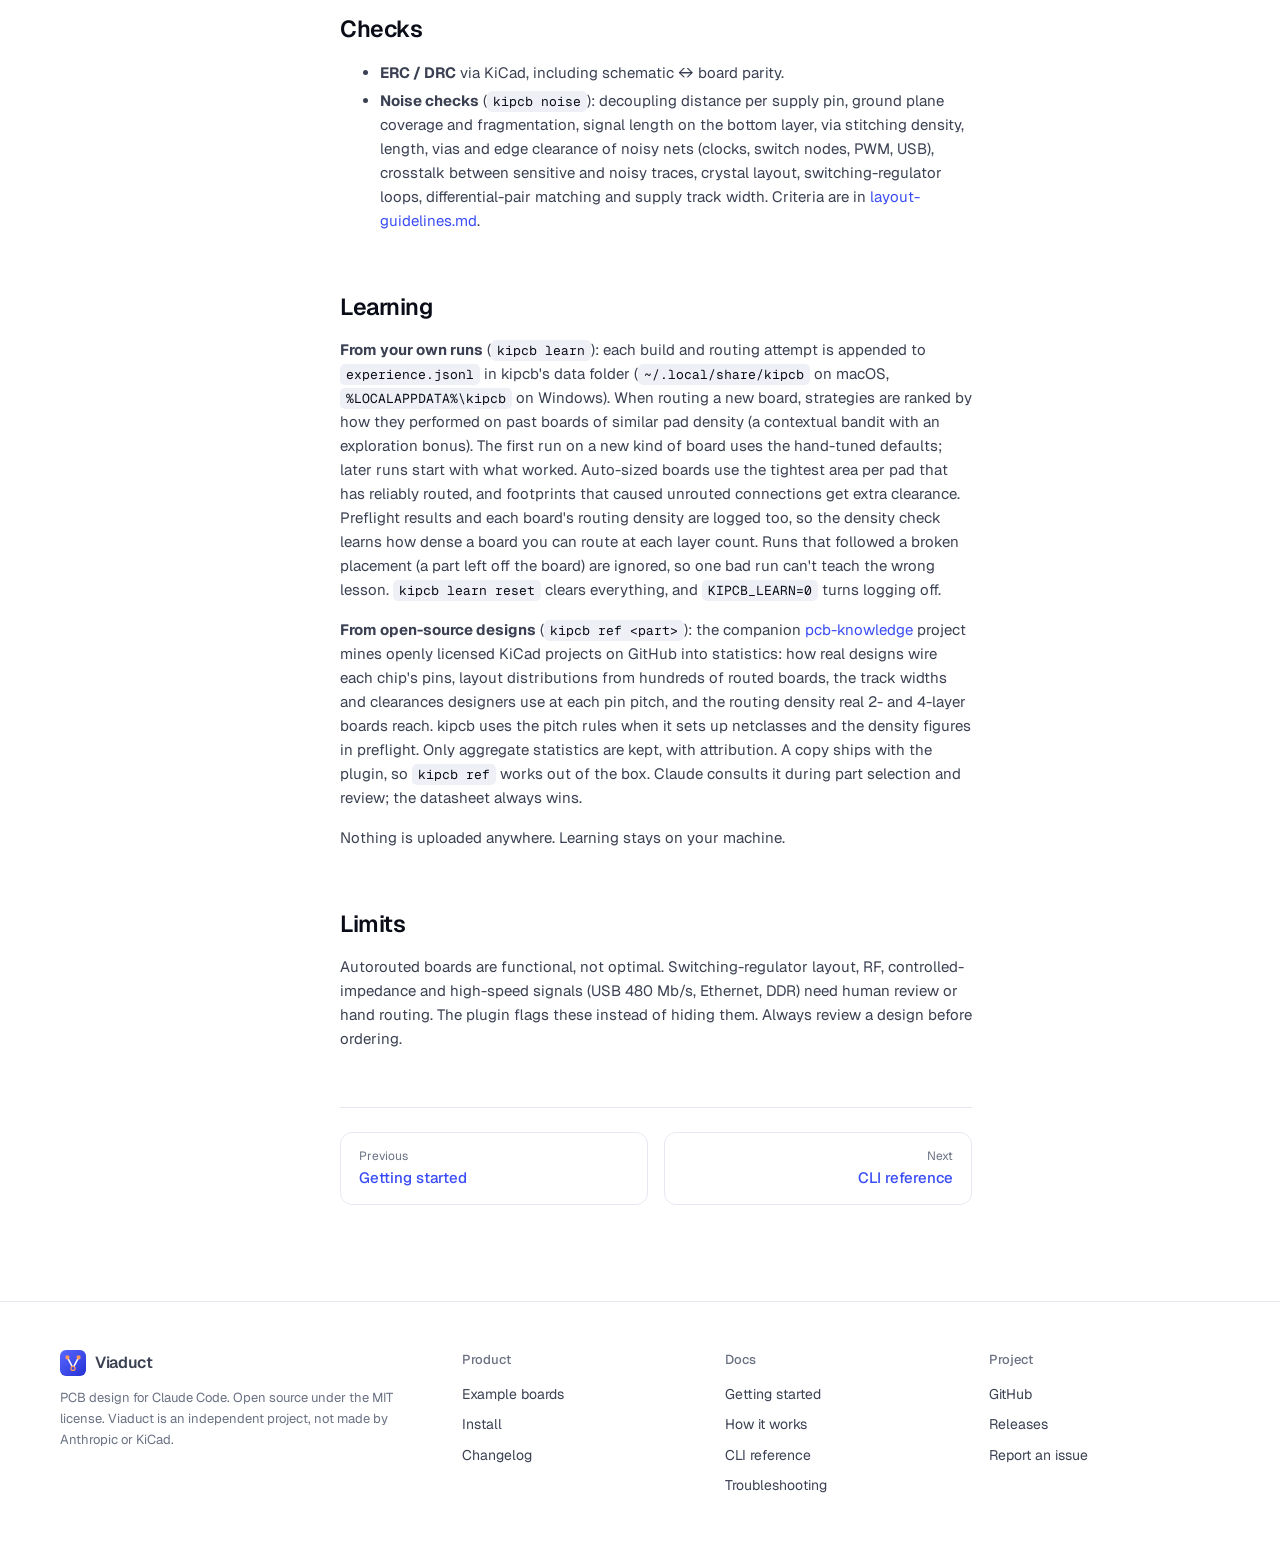
<file: docs/how-it-works.html>
<!doctype html>
<html lang="en">
<head>
<meta charset="utf-8">
<meta name="viewport" content="width=device-width, initial-scale=1, viewport-fit=cover">
<title>How it works · Viaduct docs</title>
<meta name="description" content="How it works: Viaduct, PCB design for Claude Code.">
<meta property="og:title" content="How it works · Viaduct docs">
<meta property="og:description" content="How it works: Viaduct, PCB design for Claude Code.">
<meta property="og:image" content="https://virajrungta.github.io/viaduct/img/og.png">
<meta name="twitter:card" content="summary_large_image">
<link rel="icon" href="../favicon.svg" type="image/svg+xml">
<link rel="apple-touch-icon" href="../apple-touch-icon.png">
<link rel="preconnect" href="https://fonts.googleapis.com">
<link rel="preconnect" href="https://fonts.gstatic.com" crossorigin>
<link rel="stylesheet" href="https://fonts.googleapis.com/css2?family=Geist:wght@400;500;600&family=Geist+Mono:wght@400;500;600&display=swap">
<link rel="stylesheet" href="../site.css">
</head>
<body>
<header class="topbar gutter">
  <div class="container">
    <a class="logo" href="../index.html"><img src="../logo.svg" alt="" width="26" height="26">Viaduct</a>
    <nav class="nav" aria-label="Main"><a href="../index.html#demo">Demo</a><a href="../docs/getting-started.html" aria-current="page">Docs</a><a href="../#examples">Examples</a><a href="../#changelog">Changelog</a><a href="https://github.com/virajrungta/viaduct/releases">Releases</a></nav>
    <div class="bar-right">
      <a class="gh-link" href="https://github.com/virajrungta/viaduct"><svg class="icon" viewBox="0 0 24 24" aria-hidden="true"><path d="M12 .297c-6.63 0-12 5.373-12 12 0 5.303 3.438 9.8 8.205 11.385.6.113.82-.258.82-.577 0-.285-.01-1.04-.015-2.04-3.338.724-4.042-1.61-4.042-1.61C4.422 18.07 3.633 17.7 3.633 17.7c-1.087-.744.084-.729.084-.729 1.205.084 1.838 1.236 1.838 1.236 1.07 1.835 2.809 1.305 3.495.998.108-.776.417-1.305.76-1.605-2.665-.3-5.466-1.332-5.466-5.93 0-1.31.465-2.38 1.235-3.22-.135-.303-.54-1.523.105-3.176 0 0 1.005-.322 3.3 1.23.96-.267 1.98-.399 3-.405 1.02.006 2.04.138 3 .405 2.28-1.552 3.285-1.23 3.285-1.23.645 1.653.24 2.873.12 3.176.765.84 1.23 1.91 1.23 3.22 0 4.61-2.805 5.625-5.475 5.92.42.36.81 1.096.81 2.22 0 1.606-.015 2.896-.015 3.286 0 .315.21.69.825.57C20.565 22.092 24 17.592 24 12.297c0-6.627-5.373-12-12-12"/></svg><span class="label">GitHub</span><span class="count">v2.7</span></a>
      <a class="btn btn-claude btn-sm" href="../index.html#install"><svg class="icon" viewBox="0 0 24 24" aria-hidden="true"><path d="m4.7144 15.9555 4.7174-2.6471.079-.2307-.079-.1275h-.2307l-.7893-.0486-2.6956-.0729-2.3375-.0971-2.2646-.1214-.5707-.1215-.5343-.7042.0546-.3522.4797-.3218.686.0608 1.5179.1032 2.2767.1578 1.6514.0972 2.4468.255h.3886l.0546-.1579-.1336-.0971-.1032-.0972L6.973 9.8356l-2.55-1.6879-1.3356-.9714-.7225-.4918-.3643-.4614-.1578-1.0078.6557-.7225.8803.0607.2246.0607.8925.686 1.9064 1.4754 2.4893 1.8336.3643.3035.1457-.1032.0182-.0728-.164-.2733-1.3539-2.4467-1.445-2.4893-.6435-1.032-.17-.6194c-.0607-.255-.1032-.4674-.1032-.7285L6.287.1335 6.6997 0l.9957.1336.419.3642.6192 1.4147 1.0018 2.2282 1.5543 3.0296.4553.8985.2429.8318.091.255h.1579v-.1457l.1275-1.706.2368-2.0947.2307-2.6957.0789-.7589.3764-.9107.7468-.4918.5828.2793.4797.686-.0668.4433-.2853 1.8517-.5586 2.9021-.3643 1.9429h.2125l.2429-.2429.9835-1.3053 1.6514-2.0643.7286-.8196.85-.9046.5464-.4311h1.0321l.759 1.1293-.34 1.1657-1.0625 1.3478-.8804 1.1414-1.2628 1.7-.7893 1.36.0729.1093.1882-.0183 2.8535-.607 1.5421-.2794 1.8396-.3157.8318.3886.091.3946-.3278.8075-1.967.4857-2.3072.4614-3.4364.8136-.0425.0304.0486.0607 1.5482.1457.6618.0364h1.621l3.0175.2247.7892.522.4736.6376-.079.4857-1.2142.6193-1.6393-.3886-3.825-.9107-1.3113-.3279h-.1822v.1093l1.0929 1.0686 2.0035 1.8092 2.5075 2.3314.1275.5768-.3218.4554-.34-.0486-2.2039-1.6575-.85-.7468-1.9246-1.621h-.1275v.17l.4432.6496 2.3436 3.5214.1214 1.0807-.17.3521-.6071.2125-.6679-.1214-1.3721-1.9246L14.38 17.959l-1.1414-1.9428-.1397.079-.674 7.2552-.3156.3703-.7286.2793-.6071-.4614-.3218-.7468.3218-1.4753.3886-1.9246.3157-1.53.2853-1.9004.17-.6314-.0121-.0425-.1397.0182-1.4328 1.9672-2.1796 2.9446-1.7243 1.8456-.4128.164-.7164-.3704.0667-.6618.4008-.5889 2.386-3.0357 1.4389-1.882.929-1.0868-.0062-.1579h-.0546l-6.3385 4.1164-1.1293.1457-.4857-.4554.0608-.7467.2307-.2429 1.9064-1.3114Z"/></svg><span class="long">Install for Claude Code</span><span class="short">Install</span></a>
    </div>
  </div>
</header>
<main class="gutter"><div class="container docs"><aside class="docs-nav" aria-label="Docs"><h4>Start here</h4><ul><li><a href="getting-started.html">Getting started</a></li><li><a href="how-it-works.html" aria-current="page">How it works</a></li></ul><h4>Reference</h4><ul><li><a href="cli.html">CLI reference</a></li><li><a href="troubleshooting.html">Troubleshooting</a></li></ul></aside><article class="prose"><div class="crumb">Docs / Start here</div><h1>How it works</h1>
<pre><code class="language-mermaid">flowchart LR
    A[&quot;💡 Idea&quot;] --&gt; B[&quot;❓ Requirements&lt;br/&gt;size, power, I/O, build, noise&quot;]
    B --&gt; C[&quot;🧩 Parts &amp; circuit&lt;br/&gt;datasheets + kipcb ref&quot;]
    C --&gt; D[&quot;📄 Design spec&lt;br/&gt;JSON&quot;]
    D --&gt; E[&quot;✅ kipcb check&quot;]
    E --&gt; F[&quot;🏗️ kipcb build&lt;br/&gt;schematic + placement&quot;]
    F --&gt; G[&quot;👀 Renders&lt;br/&gt;Claude inspects&quot;]
    G --&gt;|adjust hints| D
    G --&gt; P[&quot;🛫 kipcb preflight&lt;br/&gt;can it route?&quot;]
    P --&gt;|fix| D
    P --&gt; H[&quot;🔀 kipcb route&lt;br/&gt;autoroute + pours&quot;]
    H --&gt; I[&quot;🔎 DRC + noise checks&quot;]
    I --&gt;|fix| D
    I --&gt; J[&quot;📦 kipcb fab&lt;br/&gt;Gerbers, BOM, CPL&quot;]
</code></pre>
<p><code>kipcb run</code> performs the whole right-hand side of this diagram in one command
(check, build, preflight, route, manufacturing files, report), so a design
iteration is a single step.</p>
<p>Claude does the engineering: requirements, part choice, circuit design,
review and judgement calls. The bundled <code>kipcb</code> tool does the mechanical
KiCad work. A single JSON <strong>design spec</strong> sits between them and is the source
of truth; everything else is generated from it.</p>
<h2 id="the-design-spec">The design spec</h2>
<p>A small JSON file with the parts (KiCad symbol, footprint, value, LCSC
number), the nets (<code>"VBUS": ["J1.VBUS", "U1.VI", "C1.1"]</code>), unused pins,
board size and rules, and optional placement hints. Full reference:
<a href="https://github.com/virajrungta/viaduct/blob/main/skills/design/references/spec-format.md">spec-format.md</a>. Worked
examples: <a href="https://github.com/virajrungta/viaduct/tree/main/examples"><code>examples/</code></a>.</p>
<h2 id="prebuilt-blocks-and-parts">Prebuilt blocks and parts</h2>
<p>Most boards share the same building blocks: a USB-C input, a 3.3 V
regulator, an MCU with its reset and boot circuitry, LEDs, buttons, I²C. These
ship with the plugin as <strong>blocks</strong> (<code>kipcb blocks</code>): verified sub-circuits with
named ports. A design says <code>{"use": "esp32_c3_wroom02", "connect": {"IO4": "SDA"}}</code>
and gets the module, its decoupling, the EN and boot circuits and the buttons,
already wired to the reference design, with spare IOs marked unused. Individual
parts have short <strong>part names</strong> (<code>R0603</code>, <code>AMS1117-3.3</code>, <code>HEADER_1x04</code>) that fill
in symbol, footprint and, for common values, an LCSC number. Every block and part
is tested against KiCad's libraries before each release.</p>
<p>The part catalog carries JLCPCB part numbers for over 250 resistor and capacitor
values (the JLCPCB basic library, which has no extra assembly fee; capacitors
get the highest voltage rating stocked) and for about 80 named parts. <code>kipcb
lcsc</code> checks live stock and searches JLCPCB's library, and exporting
manufacturing files warns about out-of-stock parts in the BOM.</p>
<p>Blocks can drop parts (<code>"omit": ["R1"]</code>, e.g. a bus terminator), and their
optional bus ports (USB, SWD, reset) join a net of the same name automatically,
so an <code>swd_header</code> block connects to an RP2040 or STM32 without wiring.</p>
<p>Parts from boards that reach "ready to order" are remembered locally, so they
become part names too.</p>
<h2 id="validation-kipcb-check">Validation (<code>kipcb check</code>)</h2>
<ul>
<li>Every symbol and footprint is resolved against your installed KiCad libraries.</li>
<li>Every <code>REF.PIN</code> reference is resolved against the real symbol. Pins can be
  referenced by number or by name, and a name connects every pin sharing it
  (e.g. all GND pins, or hidden stacked USB-C pins).</li>
<li>Symbol pins are checked against footprint pads, and footprint choices
  against the symbol's footprint filters.</li>
<li><strong>Every pin must be on a net or listed in <code>no_connect</code></strong>, so unused pins are
  a deliberate decision rather than an accident.</li>
<li>Electrical sanity: single-pin nets, multiple drivers, undriven power inputs.</li>
<li><strong>Logic levels</strong>: chips on different supply voltages (say 3.3 V and 5 V) that drive the same signal are flagged.</li>
<li><strong>Power budget</strong>: with <code>current_ma</code> on the main loads, each rail's current is added up, and every linear regulator's heat, (Vin − Vout) × I, is compared with what its package can dissipate.</li>
</ul>
<h2 id="schematic-generation">Schematic generation</h2>
<p>Symbols are grouped by function and packed onto the smallest sheet that
fits. Each connected pin gets a short wire stub ending in a net label or a
standard power symbol, and PWR_FLAGs are added where power enters from a
connector. The result is a clean, ERC-clean schematic that you can tidy by hand
without changing connectivity.</p>
<h2 id="placement">Placement</h2>
<ol>
<li>Fixed parts, then edge parts. Connectors sit flush to their edge, with the
   mating side detected from the footprint and turned outward.</li>
<li>Decoupling capacitors (a <code>near</code> hint on a supply pin) go next, so they
   claim the spot beside their pin.</li>
<li>Everything else in connectivity order, each part placed where its pads are
   closest to connected pads, followed by refinement passes.</li>
</ol>
<p>Auto-sized boards start from an estimate (part area, plus what has routed
before), then shrink to the smallest size where every part still fits at full
spacing (found by search, so spacing is never reduced), never below the room needed for routing or a size that failed before,
and never fuller than most similar real routed boards (the most similar boards
in the knowledge base by pads, parts, connections and fine-pitch share). If a
shrunk board still doesn't route completely, <code>kipcb run</code> rebuilds it a step
larger and routes again, and remembers the failure for similar boards.</p>
<p>Placement uses each footprint's real courtyard shape (a module's wide antenna
section doesn't block the pins beside it), spacing presets with extra
fan-out room around ICs, and <code>away_from</code> to separate noisy and sensitive parts
(<code>{"away_from": ["L1", "U5"], "min_dist": 8}</code>, or per part:
<code>{"away_from": {"L1": 15, "U5": 10}}</code>).</p>
<p>Some placement knowledge applies without being asked:</p>
<ul>
<li>A <code>near</code> hint on a part (not a pin) aims at the pads the two parts share: an
  ESD array <code>near</code> a USB connector sits at the data pins, not beside the
  middle of the receptacle.</li>
<li>Temperature and humidity sensors keep 15 mm from regulators and inductors
  and 10 mm from MCUs and modules. Crystals keep away from switching inductors.</li>
<li>Switching-regulator inductors and decoupling capacitors claim their spot
  before pull-ups and other helpers.</li>
<li>Resistors and capacitors are turned to one orientation where it costs
  nothing (easier assembly and inspection; most real boards do this).</li>
</ul>
<h2 id="placement-spacing">Placement spacing</h2>
<p>On a board with spare room, kipcb widens the gaps between parts until the
layout covers about 45% of the board, instead of packing everything into one
corner, because crowded clusters are what fail to route. Parts pinned next to a pin
(decoupling and crystal capacitors) keep their tight spacing; fine-pitch
chips get the most extra room. Auto-sizing stops shrinking a board before it
gets denser than most real boards that routed completely at that layer count
(knowledge base).</p>
<h2 id="preflight">Preflight</h2>
<p>Routing takes minutes; most reasons it fails can be seen in milliseconds on
the placed board. <code>kipcb preflight</code> (run automatically before routing) checks:</p>
<ul>
<li><strong>Pad reach</strong>: the widest track that can reach a pad without breaking
  clearance to its neighbour follows from the pad pitch. A 0.25 mm track
  can't reach a 0.4 mm-pitch QFN pin at 0.2 mm clearance, so nets on
  fine-pitch chips automatically get a netclass with the track width and
  clearance real boards use at that pitch (from the knowledge base, e.g.
  0.2 mm / 0.15 mm at 0.4 mm pitch); preflight verifies every pad is reachable.</li>
<li><strong>Netclasses</strong>: each net has exactly one class (KiCad otherwise merges
  them, usually with the wrong width).</li>
<li><strong>Manufacturer limits</strong>: track, clearance, via, drill and edge clearance
  against the chosen manufacturer's standard capabilities.</li>
<li><strong>Edge, overlaps, placement</strong>: pads too near the edge, overlapping parts,
  parts off the board, decoupling and crystal parts too far from their pins.</li>
<li><strong>Escape room</strong>: sides of fine-pitch chips crowded by neighbours while
  several pins still have to route out that way.</li>
<li><strong>Crowding</strong>: one area packed far denser than the board as a whole.</li>
<li><strong>Density</strong>: connections per cm² compared with real routed boards and with
  how your own boards of similar density routed.</li>
<li><strong>Layout rules</strong>: placement guidance from manufacturer application notes,
  checked on the placed board: USB ESD protection at the connector, crystal
  load capacitors close and symmetric, buck input loop, bootstrap and
  feedback parts tight, temperature sensors away from heat, RF modules at the
  edge, support parts next to the part they serve, nothing in a mounting
  hole's screw-head area. Each finding names the rule, its source and the fix.</li>
<li><strong>Layout score</strong> (informational): how typical the layout is of real routed
  boards with the same layer count, for crowding, R/C orientation, connector
  distance to the edge and decoupling distance.</li>
</ul>
<p>A failure stops the run before routing, with the fix.</p>
<h2 id="routing">Routing</h2>
<p>Freerouting autoroutes from a Specctra DSN export. Its runs are randomized and
behave in two ways: most finish a board completely within seconds, a few wander
for minutes and still leave connections. So kipcb runs short attempts (20 s
each, cycling through strategies), one at a time (two at once interfere and
both slow down), stops at the first complete route, lengthens the attempts
only if short ones keep failing, and gives up early when a whole round brings no
improvement. Each attempt is scored by KiCad's own connectivity check; a
completion pass then tries to finish anything left.</p>
<p>Fine-pitch chips get <strong>fan-out</strong> first, the way a person would start: a
bridge between neighbouring pins on the same net and a short locked stub from
every other used pin out past the pad row, so the router starts from easy
stub ends. The
early strategies keep signals off the bottom layer so it stays an unbroken
ground plane. Ground is then poured on both layers and stitched with vias.
Stacked duplicate pads (like USB-C's paired VBUS pins) are hidden from the
router so they don't cause failures, and the outline the router sees is
shrunk by the copper-to-edge rule so no track ends up too close to the edge.</p>
<p><strong>More than 2 layers.</strong> With <code>"layers": "auto"</code> (the default) kipcb picks the
layer count before building: 4 for a BGA or a high-speed interface, or when
more than 60% of the 30 most similar real routed boards use 4+ layers (on 844
real boards that rule matches the designer's own choice 82% of the time),
otherwise 2. On 4 and 6 layers the inner GND and power layers are solid
planes the router never runs tracks on; kipcb gives every SMD pad on a plane
net a short locked stub and via into its plane before routing, since the
autorouter won't connect pads to planes itself.</p>
<h2 id="checks">Checks</h2>
<ul>
<li><strong>ERC / DRC</strong> via KiCad, including schematic ↔ board parity.</li>
<li><strong>Noise checks</strong> (<code>kipcb noise</code>): decoupling distance per supply pin, ground
  plane coverage and fragmentation, signal length on the bottom layer, via
  stitching density, length, vias and edge clearance of noisy nets (clocks,
  switch nodes, PWM, USB), crosstalk between sensitive and noisy traces, crystal
  layout, switching-regulator loops, differential-pair matching and supply track
  width. Criteria are in
  <a href="https://github.com/virajrungta/viaduct/blob/main/skills/design/references/layout-guidelines.md">layout-guidelines.md</a>.</li>
</ul>
<h2 id="learning">Learning</h2>
<p><strong>From your own runs</strong> (<code>kipcb learn</code>): each build and routing attempt is
appended to <code>experience.jsonl</code> in kipcb's data folder (<code>~/.local/share/kipcb</code> on
macOS, <code>%LOCALAPPDATA%\kipcb</code> on Windows). When routing a new
board, strategies are ranked by how they performed on past boards of similar
pad density (a contextual bandit with an exploration bonus). The first run on
a new kind of board uses the hand-tuned defaults; later runs start with what
worked. Auto-sized boards use the tightest area per pad that has reliably
routed, and footprints that caused unrouted connections get extra clearance.
Preflight results and each board's routing density are logged too, so the
density check learns how dense a board you can route at each layer count.
Runs that followed a broken placement (a part left off the board) are
ignored, so one bad run can't teach the wrong lesson. <code>kipcb learn reset</code>
clears everything, and <code>KIPCB_LEARN=0</code> turns logging off.</p>
<p><strong>From open-source designs</strong> (<code>kipcb ref &lt;part&gt;</code>): the companion
<a href="https://github.com/virajrungta/pcb-knowledge">pcb-knowledge</a> project mines
openly licensed KiCad projects on GitHub into statistics: how real designs
wire each chip's pins, layout distributions from hundreds of routed boards,
the track widths and clearances designers use at each pin pitch, and the
routing density real 2- and 4-layer boards reach. kipcb uses the pitch rules
when it sets up netclasses and the density figures in preflight. Only aggregate statistics are kept, with attribution. A copy ships
with the plugin, so <code>kipcb ref</code> works out of the box. Claude consults it during
part selection and review; the datasheet always wins.</p>
<p>Nothing is uploaded anywhere. Learning stays on your machine.</p>
<h2 id="limits">Limits</h2>
<p>Autorouted boards are functional, not optimal. Switching-regulator layout,
RF, controlled-impedance and high-speed signals (USB 480 Mb/s, Ethernet,
DDR) need human review or hand routing. The plugin flags these instead of
hiding them. Always review a design before ordering.</p><nav class="pager" aria-label="Pages"><a href="getting-started.html"><small>Previous</small><span>Getting started</span></a><a class="next" href="cli.html"><small>Next</small><span>CLI reference</span></a></nav></article><aside class="toc"><h4>On this page</h4><ul><li><a href="#the-design-spec">The design spec</a></li><li><a href="#prebuilt-blocks-and-parts">Prebuilt blocks and parts</a></li><li><a href="#validation-kipcb-check">Validation (kipcb check)</a></li><li><a href="#schematic-generation">Schematic generation</a></li><li><a href="#placement">Placement</a></li><li><a href="#placement-spacing">Placement spacing</a></li><li><a href="#preflight">Preflight</a></li><li><a href="#routing">Routing</a></li><li><a href="#checks">Checks</a></li><li><a href="#learning">Learning</a></li><li><a href="#limits">Limits</a></li></ul></aside></div></main><footer class="footer gutter">
  <div class="container">
    <div>
      <a class="logo" href="../index.html"><img src="../logo.svg" alt="" width="26" height="26">Viaduct</a>
      <p class="fine">PCB design for Claude Code. Open source under the MIT license. Viaduct is an independent project, not made by Anthropic or KiCad.</p>
    </div>
    <div><h4>Product</h4><ul>
      <li><a href="../index.html#examples">Example boards</a></li>
      <li><a href="../index.html#install">Install</a></li>
      <li><a href="../index.html#changelog">Changelog</a></li></ul></div>
    <div><h4>Docs</h4><ul>
      <li><a href="../docs/getting-started.html">Getting started</a></li>
      <li><a href="../docs/how-it-works.html">How it works</a></li>
      <li><a href="../docs/cli.html">CLI reference</a></li>
      <li><a href="../docs/troubleshooting.html">Troubleshooting</a></li></ul></div>
    <div><h4>Project</h4><ul>
      <li><a href="https://github.com/virajrungta/viaduct">GitHub</a></li>
      <li><a href="https://github.com/virajrungta/viaduct/releases">Releases</a></li>
      <li><a href="https://github.com/virajrungta/viaduct/issues">Report an issue</a></li></ul></div>
  </div>
</footer>
<script>
document.querySelectorAll(".copy button").forEach(function (b) {
  b.addEventListener("click", function () {
    var el = document.getElementById(b.dataset.for);
    function done() { b.textContent = "Copied"; setTimeout(function () { b.textContent = "Copy"; }, 1400); }
    function sel() { var r = document.createRange(); r.selectNodeContents(el); var s = getSelection(); s.removeAllRanges(); s.addRange(r); b.textContent = "Selected"; }
    try { navigator.clipboard.writeText(el.textContent).then(done, sel); } catch (e) { sel(); }
  });
});
(function () {
  var g = document.getElementById("gallery"); if (!g) return;
  var prev = document.getElementById("g-prev"), next = document.getElementById("g-next");
  function step() { var c = g.querySelector(".card"); return c ? c.getBoundingClientRect().width + 18 : 400; }
  function sync() { prev.disabled = g.scrollLeft < 8; next.disabled = g.scrollLeft + g.clientWidth > g.scrollWidth - 8; }
  prev.addEventListener("click", function () { g.scrollBy({ left: -step() }); });
  next.addEventListener("click", function () { g.scrollBy({ left: step() }); });
  g.addEventListener("scroll", sync, { passive: true }); window.addEventListener("resize", sync); sync();
})();
</script>
</body>
</html>
</file>
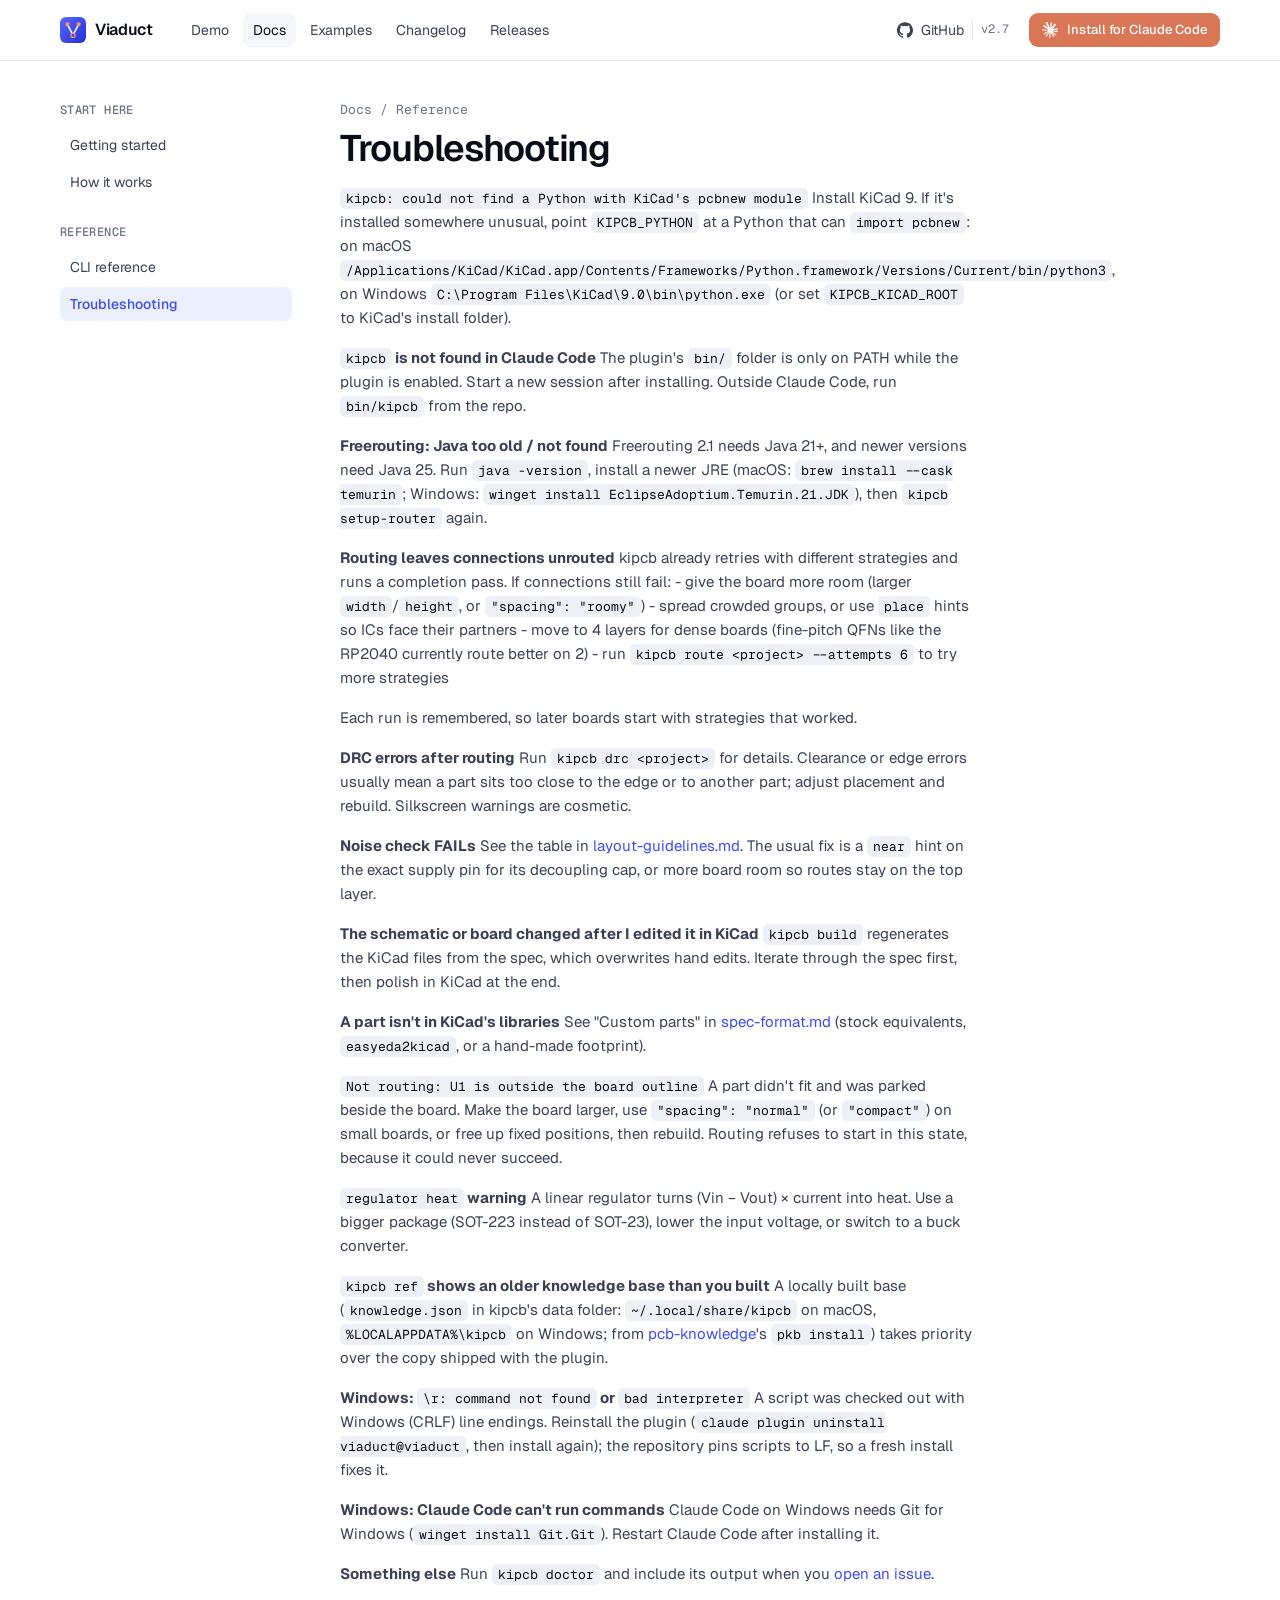
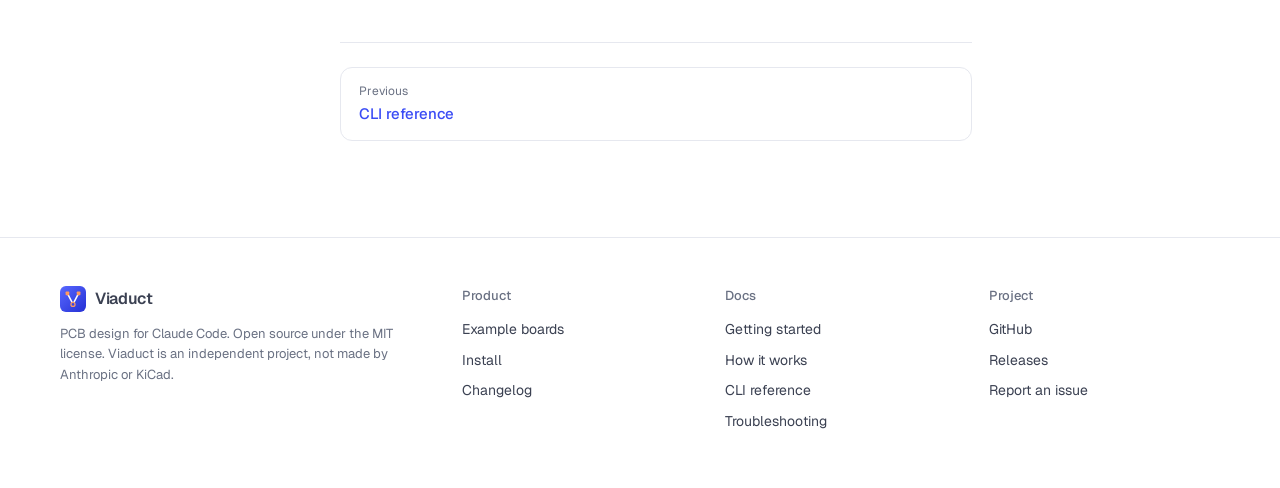
<file: docs/troubleshooting.html>
<!doctype html>
<html lang="en">
<head>
<meta charset="utf-8">
<meta name="viewport" content="width=device-width, initial-scale=1, viewport-fit=cover">
<title>Troubleshooting · Viaduct docs</title>
<meta name="description" content="Troubleshooting: Viaduct, PCB design for Claude Code.">
<meta property="og:title" content="Troubleshooting · Viaduct docs">
<meta property="og:description" content="Troubleshooting: Viaduct, PCB design for Claude Code.">
<meta property="og:image" content="https://virajrungta.github.io/viaduct/img/og.png">
<meta name="twitter:card" content="summary_large_image">
<link rel="icon" href="../favicon.svg" type="image/svg+xml">
<link rel="apple-touch-icon" href="../apple-touch-icon.png">
<link rel="preconnect" href="https://fonts.googleapis.com">
<link rel="preconnect" href="https://fonts.gstatic.com" crossorigin>
<link rel="stylesheet" href="https://fonts.googleapis.com/css2?family=Geist:wght@400;500;600&family=Geist+Mono:wght@400;500;600&display=swap">
<link rel="stylesheet" href="../site.css">
</head>
<body>
<header class="topbar gutter">
  <div class="container">
    <a class="logo" href="../index.html"><img src="../logo.svg" alt="" width="26" height="26">Viaduct</a>
    <nav class="nav" aria-label="Main"><a href="../index.html#demo">Demo</a><a href="../docs/getting-started.html" aria-current="page">Docs</a><a href="../#examples">Examples</a><a href="../#changelog">Changelog</a><a href="https://github.com/virajrungta/viaduct/releases">Releases</a></nav>
    <div class="bar-right">
      <a class="gh-link" href="https://github.com/virajrungta/viaduct"><svg class="icon" viewBox="0 0 24 24" aria-hidden="true"><path d="M12 .297c-6.63 0-12 5.373-12 12 0 5.303 3.438 9.8 8.205 11.385.6.113.82-.258.82-.577 0-.285-.01-1.04-.015-2.04-3.338.724-4.042-1.61-4.042-1.61C4.422 18.07 3.633 17.7 3.633 17.7c-1.087-.744.084-.729.084-.729 1.205.084 1.838 1.236 1.838 1.236 1.07 1.835 2.809 1.305 3.495.998.108-.776.417-1.305.76-1.605-2.665-.3-5.466-1.332-5.466-5.93 0-1.31.465-2.38 1.235-3.22-.135-.303-.54-1.523.105-3.176 0 0 1.005-.322 3.3 1.23.96-.267 1.98-.399 3-.405 1.02.006 2.04.138 3 .405 2.28-1.552 3.285-1.23 3.285-1.23.645 1.653.24 2.873.12 3.176.765.84 1.23 1.91 1.23 3.22 0 4.61-2.805 5.625-5.475 5.92.42.36.81 1.096.81 2.22 0 1.606-.015 2.896-.015 3.286 0 .315.21.69.825.57C20.565 22.092 24 17.592 24 12.297c0-6.627-5.373-12-12-12"/></svg><span class="label">GitHub</span><span class="count">v2.7</span></a>
      <a class="btn btn-claude btn-sm" href="../index.html#install"><svg class="icon" viewBox="0 0 24 24" aria-hidden="true"><path d="m4.7144 15.9555 4.7174-2.6471.079-.2307-.079-.1275h-.2307l-.7893-.0486-2.6956-.0729-2.3375-.0971-2.2646-.1214-.5707-.1215-.5343-.7042.0546-.3522.4797-.3218.686.0608 1.5179.1032 2.2767.1578 1.6514.0972 2.4468.255h.3886l.0546-.1579-.1336-.0971-.1032-.0972L6.973 9.8356l-2.55-1.6879-1.3356-.9714-.7225-.4918-.3643-.4614-.1578-1.0078.6557-.7225.8803.0607.2246.0607.8925.686 1.9064 1.4754 2.4893 1.8336.3643.3035.1457-.1032.0182-.0728-.164-.2733-1.3539-2.4467-1.445-2.4893-.6435-1.032-.17-.6194c-.0607-.255-.1032-.4674-.1032-.7285L6.287.1335 6.6997 0l.9957.1336.419.3642.6192 1.4147 1.0018 2.2282 1.5543 3.0296.4553.8985.2429.8318.091.255h.1579v-.1457l.1275-1.706.2368-2.0947.2307-2.6957.0789-.7589.3764-.9107.7468-.4918.5828.2793.4797.686-.0668.4433-.2853 1.8517-.5586 2.9021-.3643 1.9429h.2125l.2429-.2429.9835-1.3053 1.6514-2.0643.7286-.8196.85-.9046.5464-.4311h1.0321l.759 1.1293-.34 1.1657-1.0625 1.3478-.8804 1.1414-1.2628 1.7-.7893 1.36.0729.1093.1882-.0183 2.8535-.607 1.5421-.2794 1.8396-.3157.8318.3886.091.3946-.3278.8075-1.967.4857-2.3072.4614-3.4364.8136-.0425.0304.0486.0607 1.5482.1457.6618.0364h1.621l3.0175.2247.7892.522.4736.6376-.079.4857-1.2142.6193-1.6393-.3886-3.825-.9107-1.3113-.3279h-.1822v.1093l1.0929 1.0686 2.0035 1.8092 2.5075 2.3314.1275.5768-.3218.4554-.34-.0486-2.2039-1.6575-.85-.7468-1.9246-1.621h-.1275v.17l.4432.6496 2.3436 3.5214.1214 1.0807-.17.3521-.6071.2125-.6679-.1214-1.3721-1.9246L14.38 17.959l-1.1414-1.9428-.1397.079-.674 7.2552-.3156.3703-.7286.2793-.6071-.4614-.3218-.7468.3218-1.4753.3886-1.9246.3157-1.53.2853-1.9004.17-.6314-.0121-.0425-.1397.0182-1.4328 1.9672-2.1796 2.9446-1.7243 1.8456-.4128.164-.7164-.3704.0667-.6618.4008-.5889 2.386-3.0357 1.4389-1.882.929-1.0868-.0062-.1579h-.0546l-6.3385 4.1164-1.1293.1457-.4857-.4554.0608-.7467.2307-.2429 1.9064-1.3114Z"/></svg><span class="long">Install for Claude Code</span><span class="short">Install</span></a>
    </div>
  </div>
</header>
<main class="gutter"><div class="container docs"><aside class="docs-nav" aria-label="Docs"><h4>Start here</h4><ul><li><a href="getting-started.html">Getting started</a></li><li><a href="how-it-works.html">How it works</a></li></ul><h4>Reference</h4><ul><li><a href="cli.html">CLI reference</a></li><li><a href="troubleshooting.html" aria-current="page">Troubleshooting</a></li></ul></aside><article class="prose"><div class="crumb">Docs / Reference</div><h1>Troubleshooting</h1>
<p><strong><code>kipcb: could not find a Python with KiCad's pcbnew module</code></strong>
Install KiCad 9. If it's installed somewhere unusual, point <code>KIPCB_PYTHON</code> at a
Python that can <code>import pcbnew</code>: on macOS
<code>/Applications/KiCad/KiCad.app/Contents/Frameworks/Python.framework/Versions/Current/bin/python3</code>,
on Windows <code>C:\Program Files\KiCad\9.0\bin\python.exe</code> (or set <code>KIPCB_KICAD_ROOT</code>
to KiCad's install folder).</p>
<p><strong><code>kipcb</code> is not found in Claude Code</strong>
The plugin's <code>bin/</code> folder is only on PATH while the plugin is enabled. Start a
new session after installing. Outside Claude Code, run <code>bin/kipcb</code> from the repo.</p>
<p><strong>Freerouting: Java too old / not found</strong>
Freerouting 2.1 needs Java 21+, and newer versions need Java 25. Run
<code>java -version</code>, install a newer JRE (macOS: <code>brew install --cask temurin</code>; Windows: <code>winget install EclipseAdoptium.Temurin.21.JDK</code>), then
<code>kipcb setup-router</code> again.</p>
<p><strong>Routing leaves connections unrouted</strong>
kipcb already retries with different strategies and runs a completion pass.
If connections still fail:
- give the board more room (larger <code>width</code>/<code>height</code>, or <code>"spacing": "roomy"</code>)
- spread crowded groups, or use <code>place</code> hints so ICs face their partners
- move to 4 layers for dense boards (fine-pitch QFNs like the RP2040 currently route better on 2)
- run <code>kipcb route &lt;project&gt; --attempts 6</code> to try more strategies</p>
<p>Each run is remembered, so later boards start with strategies that worked.</p>
<p><strong>DRC errors after routing</strong>
Run <code>kipcb drc &lt;project&gt;</code> for details. Clearance or edge errors usually mean a
part sits too close to the edge or to another part; adjust placement and
rebuild. Silkscreen warnings are cosmetic.</p>
<p><strong>Noise check FAILs</strong>
See the table in
<a href="https://github.com/virajrungta/viaduct/blob/main/skills/design/references/layout-guidelines.md">layout-guidelines.md</a>. The usual fix
is a <code>near</code> hint on the exact supply pin for its decoupling cap, or more
board room so routes stay on the top layer.</p>
<p><strong>The schematic or board changed after I edited it in KiCad</strong>
<code>kipcb build</code> regenerates the KiCad files from the spec, which overwrites hand
edits. Iterate through the spec first, then polish in KiCad at the end.</p>
<p><strong>A part isn't in KiCad's libraries</strong>
See "Custom parts" in <a href="https://github.com/virajrungta/viaduct/blob/main/skills/design/references/spec-format.md">spec-format.md</a>
(stock equivalents, <code>easyeda2kicad</code>, or a hand-made footprint).</p>
<p><strong><code>Not routing: U1 is outside the board outline</code></strong>
A part didn't fit and was parked beside the board. Make the board larger,
use <code>"spacing": "normal"</code> (or <code>"compact"</code>) on small boards, or free up fixed
positions, then rebuild. Routing refuses to start in this state, because it
could never succeed.</p>
<p><strong><code>regulator heat</code> warning</strong>
A linear regulator turns (Vin − Vout) × current into heat. Use a bigger
package (SOT-223 instead of SOT-23), lower the input voltage, or switch to a
buck converter.</p>
<p><strong><code>kipcb ref</code> shows an older knowledge base than you built</strong>
A locally built base (<code>knowledge.json</code> in kipcb's data folder: <code>~/.local/share/kipcb</code>
on macOS, <code>%LOCALAPPDATA%\kipcb</code> on Windows; from
<a href="https://github.com/virajrungta/pcb-knowledge">pcb-knowledge</a>'s <code>pkb install</code>)
takes priority over the copy shipped with the plugin.</p>
<p><strong>Windows: <code>\r: command not found</code> or <code>bad interpreter</code></strong>
A script was checked out with Windows (CRLF) line endings. Reinstall the plugin
(<code>claude plugin uninstall viaduct@viaduct</code>, then install again); the
repository pins scripts to LF, so a fresh install fixes it.</p>
<p><strong>Windows: Claude Code can't run commands</strong>
Claude Code on Windows needs Git for Windows (<code>winget install Git.Git</code>). Restart
Claude Code after installing it.</p>
<p><strong>Something else</strong>
Run <code>kipcb doctor</code> and include its output when you
<a href="https://github.com/virajrungta/viaduct/issues">open an issue</a>.</p><nav class="pager" aria-label="Pages"><a href="cli.html"><small>Previous</small><span>CLI reference</span></a></nav></article><aside></aside></div></main><footer class="footer gutter">
  <div class="container">
    <div>
      <a class="logo" href="../index.html"><img src="../logo.svg" alt="" width="26" height="26">Viaduct</a>
      <p class="fine">PCB design for Claude Code. Open source under the MIT license. Viaduct is an independent project, not made by Anthropic or KiCad.</p>
    </div>
    <div><h4>Product</h4><ul>
      <li><a href="../index.html#examples">Example boards</a></li>
      <li><a href="../index.html#install">Install</a></li>
      <li><a href="../index.html#changelog">Changelog</a></li></ul></div>
    <div><h4>Docs</h4><ul>
      <li><a href="../docs/getting-started.html">Getting started</a></li>
      <li><a href="../docs/how-it-works.html">How it works</a></li>
      <li><a href="../docs/cli.html">CLI reference</a></li>
      <li><a href="../docs/troubleshooting.html">Troubleshooting</a></li></ul></div>
    <div><h4>Project</h4><ul>
      <li><a href="https://github.com/virajrungta/viaduct">GitHub</a></li>
      <li><a href="https://github.com/virajrungta/viaduct/releases">Releases</a></li>
      <li><a href="https://github.com/virajrungta/viaduct/issues">Report an issue</a></li></ul></div>
  </div>
</footer>
<script>
document.querySelectorAll(".copy button").forEach(function (b) {
  b.addEventListener("click", function () {
    var el = document.getElementById(b.dataset.for);
    function done() { b.textContent = "Copied"; setTimeout(function () { b.textContent = "Copy"; }, 1400); }
    function sel() { var r = document.createRange(); r.selectNodeContents(el); var s = getSelection(); s.removeAllRanges(); s.addRange(r); b.textContent = "Selected"; }
    try { navigator.clipboard.writeText(el.textContent).then(done, sel); } catch (e) { sel(); }
  });
});
(function () {
  var g = document.getElementById("gallery"); if (!g) return;
  var prev = document.getElementById("g-prev"), next = document.getElementById("g-next");
  function step() { var c = g.querySelector(".card"); return c ? c.getBoundingClientRect().width + 18 : 400; }
  function sync() { prev.disabled = g.scrollLeft < 8; next.disabled = g.scrollLeft + g.clientWidth > g.scrollWidth - 8; }
  prev.addEventListener("click", function () { g.scrollBy({ left: -step() }); });
  next.addEventListener("click", function () { g.scrollBy({ left: step() }); });
  g.addEventListener("scroll", sync, { passive: true }); window.addEventListener("resize", sync); sync();
})();
</script>
</body>
</html>
</file>
<file: site.css>
/* Viaduct site. Light-first, cool neutrals, cobalt brand, copper as a rare second accent.
   Type: Geist for everything, Geist Mono for commands and data. */
:root{
  --bg:#ffffff; --bg-subtle:#f6f7fa; --bg-panel:#eef0f6; --fg:#0a0d17; --fg-2:#3b4152; --muted:#6a7183;
  --border:#e6e8ef; --border-strong:#d5d9e4;
  --brand:#3a4cf5; --brand-2:#2531d1; --brand-ink:#ffffff; --brand-soft:#eceffe;
  --copper:#e8743a; --claude:#d97757; --claude-ink:#ffffff; --ok:#0f9d63;
  --term-bg:#0b0e19; --term-fg:#e7e9f2; --term-dim:#7d8499;
  --sans:"Geist",-apple-system,BlinkMacSystemFont,"Segoe UI",Helvetica,Arial,sans-serif;
  --mono:"Geist Mono",ui-monospace,"SF Mono",Menlo,Consolas,monospace;
  --radius:12px; --max:1160px; --bar-h:60px;
}
@media (prefers-color-scheme: dark){:root:not([data-theme="light"]){
  --bg:#07090f; --bg-subtle:#0d1019; --bg-panel:#121624; --fg:#eef0f7; --fg-2:#c3c8d6; --muted:#8a91a6;
  --border:#1b2030; --border-strong:#283047;
  --brand:#7b88ff; --brand-2:#5d6cff; --brand-ink:#07090f; --brand-soft:#151a33;
  --copper:#ff9a5e; --claude:#e08a6b; --claude-ink:#140c08; --ok:#3fd394;
  --term-bg:#0d1019; --term-fg:#e7e9f2; --term-dim:#7d8499; color-scheme:dark}}
:root[data-theme="dark"]{
  --bg:#07090f; --bg-subtle:#0d1019; --bg-panel:#121624; --fg:#eef0f7; --fg-2:#c3c8d6; --muted:#8a91a6;
  --border:#1b2030; --border-strong:#283047;
  --brand:#7b88ff; --brand-2:#5d6cff; --brand-ink:#07090f; --brand-soft:#151a33;
  --copper:#ff9a5e; --claude:#e08a6b; --claude-ink:#140c08; --ok:#3fd394;
  --term-bg:#0d1019; --term-fg:#e7e9f2; --term-dim:#7d8499; color-scheme:dark}

*,*::before,*::after{box-sizing:border-box}
html{-webkit-text-size-adjust:100%;scroll-padding-top:calc(var(--bar-h) + 16px)}
body{margin:0;background:var(--bg);color:var(--fg);font-family:var(--sans);font-size:15px;line-height:1.6;-webkit-font-smoothing:antialiased}
img{max-width:100%;display:block}
a{color:inherit}
:focus-visible{outline:2px solid var(--brand);outline-offset:2px;border-radius:6px}
h1,h2,h3,h4,p{margin:0}
.gutter{padding-left:max(20px,env(safe-area-inset-left,0px));padding-right:max(20px,env(safe-area-inset-right,0px))}
.container{max-width:var(--max);margin:0 auto}
.mono{font-family:var(--mono)}
.icon{width:16px;height:16px;flex:none;fill:currentColor}

/* ---------- top bar ---------- */
.topbar{position:sticky;top:0;z-index:50;background:color-mix(in srgb,var(--bg) 82%,transparent);
  backdrop-filter:saturate(1.6) blur(14px);-webkit-backdrop-filter:saturate(1.6) blur(14px);border-bottom:1px solid var(--border)}
.topbar .container{height:var(--bar-h);display:flex;align-items:center;gap:28px}
.logo{display:flex;align-items:center;gap:9px;font-weight:600;font-size:16px;letter-spacing:-.02em;text-decoration:none}
.logo img{width:26px;height:26px}
.nav{display:flex;gap:4px;font-size:14px}
.nav a{text-decoration:none;color:var(--fg-2);padding:6px 10px;border-radius:8px}
.nav a:hover,.nav a[aria-current="page"]{color:var(--fg);background:var(--bg-subtle)}
.bar-right{margin-left:auto;display:flex;align-items:center;gap:10px}
.gh-link{display:inline-flex;align-items:center;gap:8px;font-size:14px;color:var(--fg-2);text-decoration:none;padding:6px 10px;border-radius:8px}
.gh-link:hover{color:var(--fg);background:var(--bg-subtle)}
.gh-link .count{font-family:var(--mono);font-size:12px;color:var(--muted);border-left:1px solid var(--border);padding-left:8px}

/* ---------- buttons ---------- */
.btn{display:inline-flex;align-items:center;justify-content:center;gap:9px;height:40px;padding:0 16px;border-radius:10px;
  font:500 14px/1 var(--sans);text-decoration:none;border:1px solid transparent;cursor:pointer;white-space:nowrap}
.btn .short{display:none}
.btn-sm{height:34px;padding:0 12px;font-size:13px;border-radius:9px}
.btn-claude{background:var(--claude);color:var(--claude-ink)}
.btn-claude:hover{filter:brightness(1.06)}
.btn-dark{background:var(--fg);color:var(--bg)}
.btn-dark:hover{opacity:.9}
.btn-ghost{border-color:var(--border-strong);color:var(--fg);background:var(--bg)}
.btn-ghost:hover{background:var(--bg-subtle)}

/* ---------- hero ---------- */
.hero{padding-block:88px 40px;position:relative;overflow:hidden}
.hero::before{content:"";position:absolute;inset:-20% -10% auto auto;width:70%;height:120%;pointer-events:none;
  background:radial-gradient(closest-side,color-mix(in srgb,var(--brand) 16%,transparent),transparent),
             radial-gradient(closest-side at 70% 60%,color-mix(in srgb,var(--copper) 10%,transparent),transparent)}
.hero .container{position:relative}
.eyebrow{display:inline-flex;align-items:center;gap:8px;font-size:13px;color:var(--fg-2);text-decoration:none;
  border:1px solid var(--border);background:var(--bg);border-radius:999px;padding:4px 12px 4px 4px}
.eyebrow b{background:var(--brand-soft);color:var(--brand);font-weight:600;font-size:12px;border-radius:999px;padding:2px 9px}
.eyebrow:hover{border-color:var(--border-strong)}
.hero h1{font-size:clamp(2.6rem,6.4vw,4.6rem);line-height:1.0;letter-spacing:-.04em;font-weight:600;margin-top:22px;max-width:14ch}
.hero h1 span{color:var(--muted)}
.hero .sub{font-size:clamp(1.05rem,1.6vw,1.25rem);color:var(--fg-2);max-width:36em;margin-top:22px;line-height:1.5}
.hero .actions{display:flex;gap:10px;flex-wrap:wrap;margin-top:32px}
.works-with{display:flex;align-items:center;gap:18px;flex-wrap:wrap;margin-top:40px;font-size:13px;color:var(--muted)}
.works-with span{display:inline-flex;align-items:center;gap:7px;color:var(--fg-2)}

/* terminal */
.term{background:var(--term-bg);color:var(--term-fg);border-radius:14px;border:1px solid color-mix(in srgb,var(--term-fg) 10%,transparent);
  box-shadow:0 30px 80px -40px rgba(20,30,90,.55);overflow:hidden}
.term-bar{display:flex;align-items:center;gap:7px;padding:12px 14px;border-bottom:1px solid rgba(255,255,255,.06)}
.term-bar i{width:11px;height:11px;border-radius:50%;background:#2b3042}
.term-bar span{margin-left:10px;font:12px var(--mono);color:var(--term-dim)}
.term pre{margin:0;padding:18px 20px 22px;font:13px/1.7 var(--mono);overflow-x:auto;white-space:pre}
.term .c{color:var(--term-dim)} .term .p{color:#ff9a5e} .term .g{color:#46d69a} .term .b{color:#9aa6ff}

.hero-demo{margin-top:56px;display:grid;grid-template-columns:1.1fr .9fr;gap:20px;align-items:stretch}
.hero-demo > *{min-width:0}
.hero-shot{border-radius:14px;border:1px solid var(--border);background:linear-gradient(160deg,var(--bg-subtle),var(--bg-panel));
  display:flex;flex-direction:column;justify-content:center;padding:20px;position:relative}
.hero-shot img{width:100%;height:auto}
.hero-shot .tag{position:absolute;left:16px;bottom:14px;font:12px var(--mono);color:var(--muted)}

/* ---------- sections ---------- */
.section{padding-block:96px}
.section + .section{border-top:1px solid var(--border)}
.kicker{font:500 13px var(--mono);color:var(--brand);letter-spacing:.02em}
.section h2{font-size:clamp(1.8rem,3.4vw,2.6rem);letter-spacing:-.03em;line-height:1.08;font-weight:600;margin-top:12px;max-width:20ch}
.section .lead{color:var(--fg-2);font-size:17px;max-width:38em;margin-top:14px}
.sec-head{display:flex;justify-content:space-between;align-items:flex-end;gap:24px;flex-wrap:wrap}

.film .sec-head{align-items:flex-end}
.film-note{color:var(--muted);font-size:14px;max-width:26em;margin:0}
.film-frame{margin-top:32px;border-radius:18px;overflow:hidden;border:1px solid var(--border);background:#05070d;
  box-shadow:0 40px 100px -50px rgba(20,30,120,.55);aspect-ratio:16/9}
.film-frame video{display:block;width:100%;height:100%;object-fit:cover;background:#05070d}

/* gallery */
.gallery-wrap{margin-top:40px;position:relative}
.gallery{display:flex;gap:18px;overflow-x:auto;scroll-snap-type:x mandatory;scroll-padding-left:max(20px,calc((100vw - var(--max))/2));
  padding-inline:max(20px,calc((100vw - var(--max))/2));padding-bottom:12px;scrollbar-width:none}
.gallery::-webkit-scrollbar{display:none}
.card{flex:0 0 min(520px,82vw);scroll-snap-align:start;border:1px solid var(--border);border-radius:16px;overflow:hidden;background:var(--bg)}
.card .img{aspect-ratio:16/11;background:linear-gradient(160deg,var(--bg-subtle),var(--bg-panel));display:flex;align-items:center;justify-content:center;padding:18px}
.card .img img{max-height:100%;width:auto;object-fit:contain}
.card .img.sch{padding:0;background:#fff}
.card .img.sch img{width:100%;height:100%;object-fit:cover}
.card .meta{padding:16px 18px 18px;display:flex;justify-content:space-between;gap:16px;align-items:flex-start}
.card h3{font-size:15px;font-weight:600}
.card p{font-size:13px;color:var(--muted);margin-top:2px}
.card .stat{text-align:right;font:12px/1.5 var(--mono);color:var(--muted);white-space:nowrap}
.card .stat b{display:block;font:600 13px var(--mono);color:var(--ok)}
.g-ctrl{display:flex;gap:8px}
.g-ctrl button{width:38px;height:38px;border-radius:50%;border:1px solid var(--border-strong);background:var(--bg);color:var(--fg);cursor:pointer;display:grid;place-items:center}
.g-ctrl button:hover{background:var(--bg-subtle)}
.g-ctrl button:disabled{opacity:.35;cursor:default}

/* steps */
.steps{display:grid;grid-template-columns:300px 1fr;gap:64px;margin-top:0}
.steps > *{min-width:0}
.steps .sticky{position:sticky;top:calc(var(--bar-h) + 40px);align-self:start}
.step-list{list-style:none;margin:0;padding:0;border-top:1px solid var(--border)}
.step-list li{display:grid;grid-template-columns:44px 1fr auto;gap:18px;padding:22px 0;border-bottom:1px solid var(--border);align-items:baseline}
.step-list .n{font:500 13px var(--mono);color:var(--muted)}
.step-list h3{font-size:17px;font-weight:600;letter-spacing:-.01em}
.step-list p{color:var(--fg-2);margin-top:4px;max-width:46em}
.step-list .out{font:12px var(--mono);color:var(--muted);white-space:nowrap}

/* numbers */
.numbers{display:grid;grid-template-columns:repeat(4,1fr);margin-top:44px;border:1px solid var(--border);border-radius:16px;overflow:hidden}
.numbers > div{padding:26px 24px;border-right:1px solid var(--border);min-width:0}
.numbers > div:last-child{border-right:0}
.numbers .v{font-size:40px;font-weight:600;letter-spacing:-.035em;font-variant-numeric:tabular-nums;line-height:1}
.numbers .v small{font-size:17px;color:var(--muted);font-weight:500;margin-left:2px}
.numbers .l{font-size:14px;font-weight:500;margin-top:12px}
.numbers .d{font-size:13px;color:var(--muted)}

/* layers feature */
.split{display:grid;grid-template-columns:1fr 1fr;gap:64px;align-items:center}
.split > *{min-width:0}
.modes{margin-top:28px;display:grid;gap:0;border-top:1px solid var(--border)}
.mode{display:grid;grid-template-columns:64px 1fr;gap:16px;padding:14px 0;border-bottom:1px solid var(--border);align-items:baseline}
.mode code{font:500 13px var(--mono);color:var(--fg)}
.mode code.auto{color:var(--brand)}
.mode p{color:var(--fg-2);font-size:14px}
.stack{border:1px solid var(--border);border-radius:16px;padding:28px;background:var(--bg-subtle)}
.layer{display:grid;grid-template-columns:72px 1fr 120px;gap:14px;align-items:center;font:12px var(--mono);color:var(--muted)}
.layer + .layer{margin-top:10px}
.layer .cu{height:16px;border-radius:3px;background:var(--copper)}
.layer .cu.sig{background:repeating-linear-gradient(90deg,var(--copper) 0 22px,transparent 22px 30px,var(--copper) 30px 38px,transparent 38px 52px)}
.layer .cu.plane{background:var(--copper)}
.layer .cu.pwr{background:color-mix(in srgb,var(--copper) 60%,var(--bg-subtle))}
.layer .fr{height:12px;border-radius:2px;background:var(--border-strong);grid-column:2}
.layer.core{grid-template-columns:72px 1fr 120px}

/* commands */
.cmd-grid{display:grid;grid-template-columns:repeat(4,1fr);gap:0;margin-top:40px;border-top:1px solid var(--border)}
.cmd{padding:22px 20px 22px 0;min-width:0}
.cmd + .cmd{padding-left:20px;border-left:1px solid var(--border)}
.cmd code{font:500 14px var(--mono);color:var(--brand)}
.cmd p{color:var(--fg-2);font-size:14px;margin-top:8px}

/* install + changelog */
.install{display:grid;grid-template-columns:1.1fr .9fr;gap:48px;align-items:start}
.install > *{min-width:0}
.copy{display:flex;align-items:center;gap:10px;background:var(--term-bg);color:var(--term-fg);border-radius:10px;padding:0 6px 0 14px;height:46px;margin-top:10px}
.copy .pr{color:var(--term-dim);font:13px var(--mono)}
.copy code{flex:1;min-width:0;overflow-x:auto;white-space:nowrap;font:13px var(--mono);scrollbar-width:none}
.copy button{flex:none;height:34px;padding:0 12px;border-radius:7px;border:0;background:rgba(255,255,255,.08);color:var(--term-fg);font:12px var(--sans);cursor:pointer}
.copy button:hover{background:rgba(255,255,255,.14)}
.req{font-size:14px;color:var(--muted);margin-top:16px}
.req a{color:var(--fg-2)}
.log{list-style:none;margin:20px 0 0;padding:0;border-top:1px solid var(--border)}
.log li{display:grid;grid-template-columns:56px 1fr;gap:14px;padding:14px 0;border-bottom:1px solid var(--border)}
.log .ver{font:500 13px var(--mono)}
.log .date{font:12px var(--mono);color:var(--muted)}
.log p{font-size:14px;color:var(--fg-2)}
.more{display:inline-flex;align-items:center;gap:6px;margin-top:16px;font-size:14px;color:var(--brand);text-decoration:none}
.more:hover{text-decoration:underline}

/* cta + footer */
.cta{margin-block:0 96px;border-radius:20px;padding:56px;background:var(--term-bg);color:var(--term-fg);position:relative;overflow:hidden;
  display:flex;justify-content:space-between;align-items:center;gap:32px;flex-wrap:wrap}
.cta::after{content:"";position:absolute;right:-10%;top:-60%;width:60%;height:220%;background:radial-gradient(closest-side,rgba(110,125,255,.35),transparent);pointer-events:none}
.cta h2{font-size:clamp(1.6rem,3vw,2.3rem);letter-spacing:-.03em;font-weight:600;line-height:1.1;max-width:18ch;position:relative}
.cta p{color:#a9afc4;margin-top:10px;position:relative}
.cta .actions{display:flex;gap:10px;flex-wrap:wrap;position:relative}
.cta .btn-ghost{background:transparent;color:var(--term-fg);border-color:rgba(255,255,255,.2)}
.cta .btn-ghost:hover{background:rgba(255,255,255,.06)}
.footer{border-top:1px solid var(--border);padding-block:48px 56px;font-size:14px}
.footer .container{display:grid;grid-template-columns:1.6fr repeat(3,1fr);gap:32px}
.footer h4{font-size:13px;font-weight:500;color:var(--muted);margin-bottom:12px}
.footer ul{list-style:none;margin:0;padding:0;display:grid;gap:8px}
.footer a{text-decoration:none;color:var(--fg-2)}
.footer a:hover{color:var(--fg)}
.footer .fine{color:var(--muted);font-size:13px;margin-top:12px;max-width:30em}

/* ---------- docs ---------- */
.docs{display:grid;grid-template-columns:232px minmax(0,1fr) 200px;gap:48px;padding-block:40px 96px}
.docs-nav{position:sticky;top:calc(var(--bar-h) + 32px);align-self:start;font-size:14px}
.docs-nav h4{font-size:12px;font-weight:500;color:var(--muted);margin:0 0 8px;font-family:var(--mono);letter-spacing:.03em;text-transform:uppercase}
.docs-nav ul{list-style:none;margin:0 0 24px;padding:0;display:grid;gap:2px}
.docs-nav a{display:block;padding:6px 10px;border-radius:8px;text-decoration:none;color:var(--fg-2)}
.docs-nav a:hover{background:var(--bg-subtle);color:var(--fg)}
.docs-nav a[aria-current="page"]{background:var(--brand-soft);color:var(--brand);font-weight:500}
.toc{position:sticky;top:calc(var(--bar-h) + 32px);align-self:start;font-size:13px}
.toc h4{font-size:12px;font-weight:500;color:var(--muted);margin:0 0 10px;font-family:var(--mono);text-transform:uppercase;letter-spacing:.03em}
.toc ul{list-style:none;margin:0;padding:0 0 0 12px;border-left:1px solid var(--border);display:grid;gap:7px}
.toc a{text-decoration:none;color:var(--muted)}
.toc a:hover{color:var(--fg)}
.prose{max-width:740px;min-width:0}
.prose .crumb{font:13px var(--mono);color:var(--muted);margin-bottom:10px}
.prose h1{font-size:2.3rem;letter-spacing:-.035em;line-height:1.1;font-weight:600;margin-bottom:18px}
.prose h2{font-size:1.45rem;letter-spacing:-.02em;font-weight:600;margin:48px 0 12px;padding-top:8px}
.prose h3{font-size:1.1rem;font-weight:600;margin:32px 0 8px}
.prose p,.prose ul,.prose ol{margin:0 0 16px;color:var(--fg-2)}
.prose li{margin:4px 0}
.prose a{color:var(--brand);text-decoration:none}
.prose a:hover{text-decoration:underline}
.prose code{font:13px var(--mono);background:var(--bg-panel);border-radius:5px;padding:2px 6px;color:var(--fg)}
.prose pre{background:var(--term-bg);color:var(--term-fg);border-radius:12px;padding:16px 18px;overflow-x:auto;margin:0 0 20px}
.prose pre code{background:none;padding:0;color:inherit;font-size:13px;line-height:1.65}
.prose table{border-collapse:collapse;width:100%;font-size:14px;margin:0 0 20px;display:block;overflow-x:auto}
.prose th,.prose td{text-align:left;padding:10px 12px;border-bottom:1px solid var(--border);vertical-align:top}
.prose th{font-weight:500;color:var(--muted);font-size:13px}
.prose blockquote{margin:0 0 16px;padding:4px 16px;border-left:3px solid var(--brand);color:var(--fg-2)}
.prose img{border-radius:12px;border:1px solid var(--border);margin:8px 0 20px}
.prose hr{border:0;border-top:1px solid var(--border);margin:32px 0}
.pager{display:flex;justify-content:space-between;gap:16px;margin-top:56px;padding-top:24px;border-top:1px solid var(--border)}
.pager a{display:block;text-decoration:none;border:1px solid var(--border);border-radius:12px;padding:14px 18px;min-width:0;flex:1}
.pager a:hover{border-color:var(--border-strong)}
.pager small{display:block;color:var(--muted);font-size:12px}
.pager span{font-weight:500}
.pager .next{text-align:right}

/* ---------- responsive ---------- */
@media (max-width:1080px){
  .docs{grid-template-columns:200px minmax(0,1fr)} .toc{display:none}
}
@media (max-width:900px){
  .nav{display:none}
  .hero{padding-block:56px 24px}
  .hero-demo,.split,.install,.steps{grid-template-columns:1fr;gap:32px}
  .steps .sticky{position:static}
  .numbers{grid-template-columns:1fr 1fr}
  .numbers > div:nth-child(2){border-right:0}
  .numbers > div:nth-child(-n+2){border-bottom:1px solid var(--border)}
  .cmd-grid{grid-template-columns:1fr 1fr}
  .cmd:nth-child(3){padding-left:0;border-left:0}
  .cmd:nth-child(n+3){border-top:1px solid var(--border)}
  .footer .container{grid-template-columns:1fr 1fr}
  .docs{grid-template-columns:1fr;gap:20px}
  .docs-nav{position:static;display:flex;gap:6px;overflow-x:auto}
  .docs-nav h4{display:none}
  .docs-nav ul{display:flex;margin:0;gap:4px}
  .docs-nav a{white-space:nowrap}
  .section{padding-block:64px}
  .cta{padding:36px 28px}
}
@media (max-width:560px){
  .gh-link .label,.gh-link .count{display:none}
  .bar-right .btn-claude .long{display:none}
  .bar-right .btn-claude .short{display:inline}
  .step-list li{grid-template-columns:32px 1fr}
  .step-list .out{grid-column:2}
  .cmd-grid{grid-template-columns:1fr}
  .cmd + .cmd{padding-left:0;border-left:0;border-top:1px solid var(--border)}
  .layer{grid-template-columns:56px 1fr}
  .layer em{display:none}
}
@media (prefers-reduced-motion:no-preference){
  .gallery{scroll-behavior:smooth}
  .btn,.nav a,.card{transition:background-color .15s,border-color .15s,filter .15s,opacity .15s}
}
</file>
